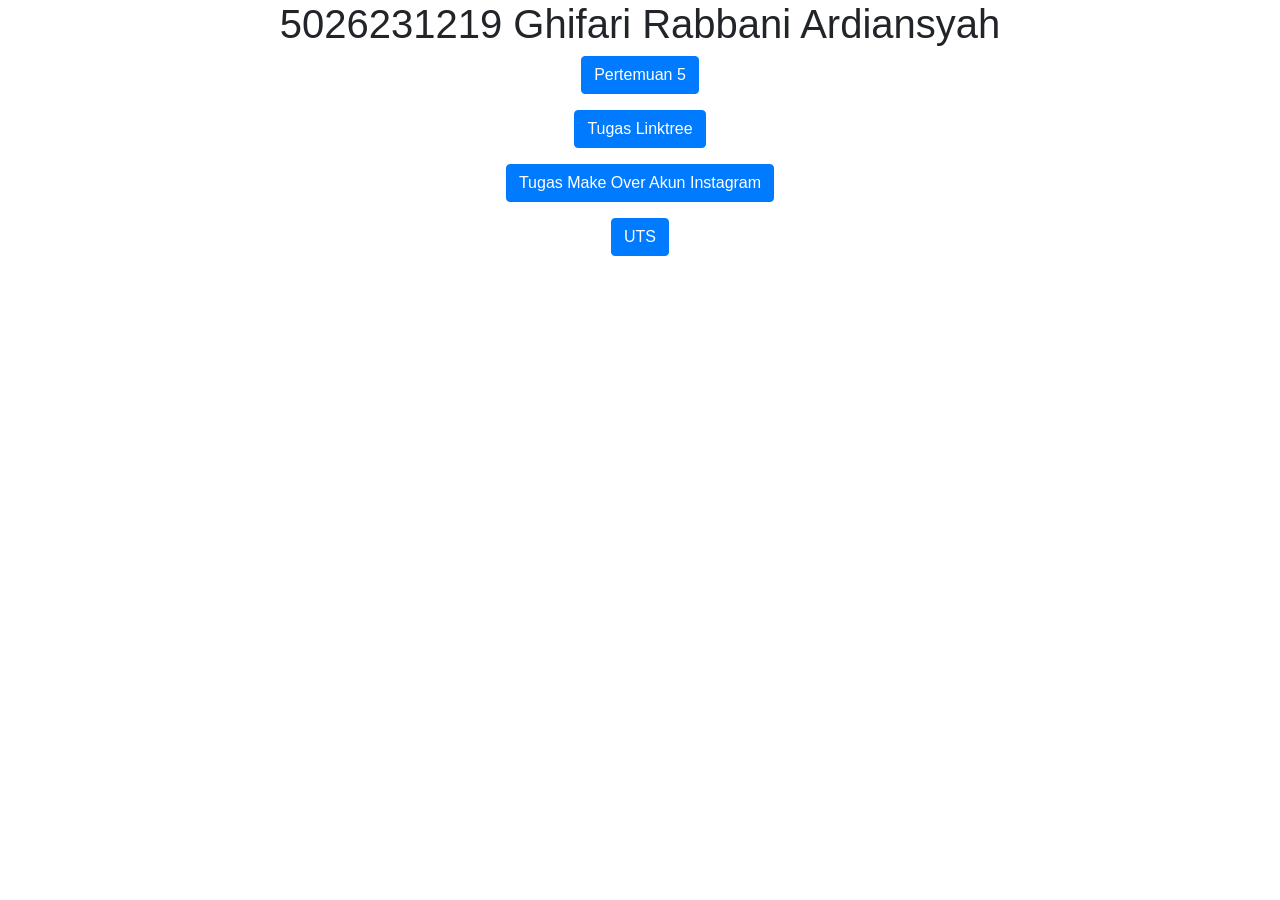
<file: index.html>
<!DOCTYPE html>
<html lang="en">
<head>
    <title>5026231219</title>
    <meta charset="utf-8">
    <meta name="viewport" content="width=device-width, initial-scale=1">
    <link rel="stylesheet" href="https://cdn.jsdelivr.net/npm/bootstrap@4.6.2/dist/css/bootstrap.min.css">
    <script src="https://cdn.jsdelivr.net/npm/jquery@3.7.1/dist/jquery.slim.min.js"></script>
    <script src="https://cdn.jsdelivr.net/npm/popper.js@1.16.1/dist/umd/popper.min.js"></script>
    <script src="https://cdn.jsdelivr.net/npm/bootstrap@4.6.2/dist/js/bootstrap.bundle.min.js"></script>
</head>

<body>

<div class="container">
<center>
    <h1>5026231219 Ghifari Rabbani Ardiansyah</h1>
    <p>
    <a href="pertemuan5.html" target="_blank" class="btn btn-primary">
        Pertemuan 5
    </a>
    </p>

    <p>
    <a href="linktree.html" target="_blank" class="btn btn-primary">
        Tugas Linktree
    </a>
    </p>

    <p>
    <a href="tugas_ets.html" target="_blank" class="btn btn-primary">
        Tugas Make Over Akun Instagram
    </a>
    </p>

    <p>
    <a href="" target="_blank" class="btn btn-primary">
        UTS
    </a>
    </p>
</center>
</div>

</body>
</html>
</file>
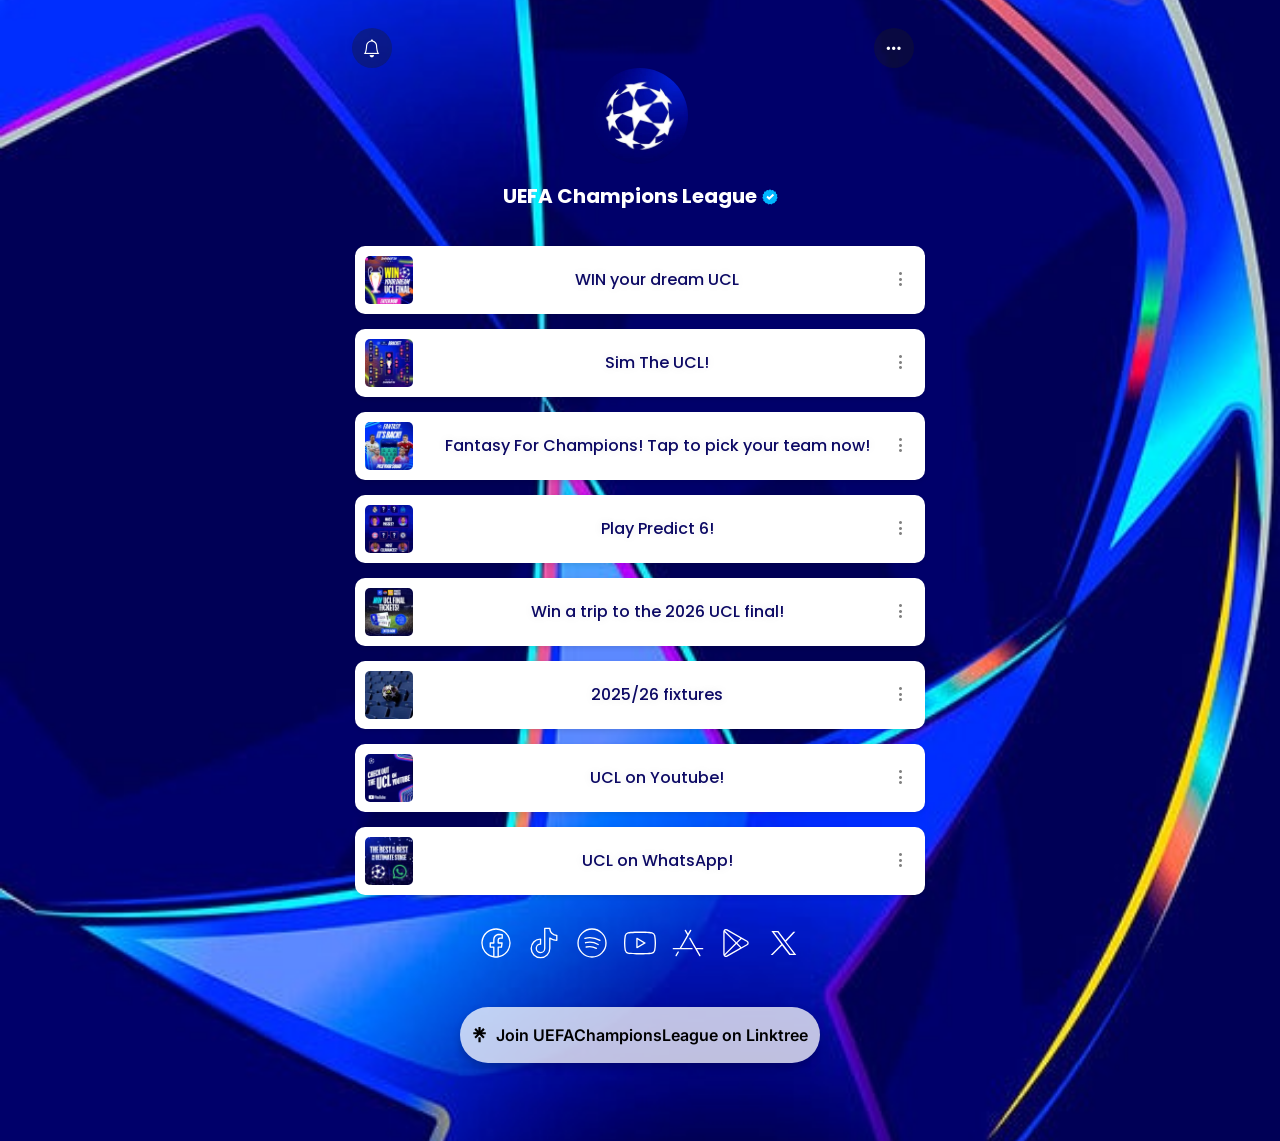
<file: linktree.html>
<!DOCTYPE html>
<html lang="id">
<head>
  <meta charset="UTF-8" />
  <meta name="viewport" content="width=device-width, initial-scale=1" />
  <title>UEFA Champions League</title>
  <link rel="icon" href="https://i.pinimg.com/originals/53/d6/95/53d6953e8bbf6b0804b91eb3d7811d9a.png" type="image/x-icon">
  <link
    href="https://cdn.jsdelivr.net/npm/bootstrap@5.3.0/dist/css/bootstrap.min.css"
    rel="stylesheet"
  />
  <link
    href="https://fonts.googleapis.com/css2?family=Poppins:wght@300;400;700&display=swap"
    rel="stylesheet"
  />
  <link href="https://fonts.googleapis.com/css2?family=Inter:wght@400;500;600;700&display=swap" rel="stylesheet">
  <link rel="stylesheet" href="https://cdn.jsdelivr.net/npm/bootstrap-icons@1.11.3/font/bootstrap-icons.min.css">
  <link rel="stylesheet" href="linktreeeStyle.css">
</head>
<body>
  <div class="container">
    <!-- top bar -->
    <div class="top-bar">
      <div>
        <button class="btn btn-custom" title=""><i class="bi bi-bell"></i></button>
       </div>
      <div style="margin-right: 14px;">
        <button class="btn btn-custom " title=""><i class="bi bi-three-dots"></i></button>
      </div>  
    </div>
  
   <!-- center image -->
      <div class="centerproperti">
        <div class="d-flex flex-column">
          <div> <img src="img/image header.webp" alt="p"class="imgheader"></div>
            <div class="d-flex align-items-start"> 
              <h1 class="text-white text-center fs-5 fw-bold">UEFA Champions League</h1>
              <div class="imgcek">
                <img src="img/ceklist.svg" alt="p">
              </div>
            </div>
        </div>
      </div>

      <!-- menu -->


      <div class="container custom-container text-center">

      <!-- 1 -->
      <a href="https://campaigns.uefa.com/dreamfinal?utm_campaign=ucl-dreamfinal&utm_content=feed&utm_medium=social&utm_source=instagram">
        <div class="menu">
          <img src="img/image 1.webp" class="img-menu" alt="icon">
          <span class="text-menu">WIN your dream UCL</span>
          <button class="btn bton-dot" title="Notifikasi"><i class="bi bi-three-dots-vertical"></i></button>
        </div>
      </a>
      
      <!-- 2 -->
      <a href="https://gaming.uefa.com/en/uclbracket/?utm_campaign=ucl-bracket&utm_medium=social&utm_source=instagram&utm_content=feed&utm_id=na&af_sub1=social&source_caller=bulk&pid=social-instagram&is_retargeting=false&af_sub4=na&shortlink=47u28ipf&af_sub2=instagram&deep_link_value=https%3A%2F%2Fgaming.uefa.com%2Fen%2Fuclbracket%2F%3Futm_campaign%3Ducl-bracket%26utm_medium%3Dsocial%26utm_source%3Dinstagram%26utm_content%3Dfeed%26utm_id%3Dna&af_sub3=feed&c=ucl-bracket">
        <div class="menu">
          <img src="img/image 2.webp" class="img-menu" alt="icon">
          <span class="text-menu ">Sim The UCL!</span>
          <button class="btn bton-dot" title="Notifikasi"><i class="bi bi-three-dots-vertical"></i></button>
        </div>
      </a>
      <!-- 3 -->
      <a href="https://www.youtube.com/watch?v=NH0sujJKFok">
        <div class="menu">
          <img src="img/image 3.webp" class="img-menu" alt="icon">
          <span class="text-menu">Fantasy For Champions! Tap to pick your team now!</span>
          <button class="btn bton-dot" title="Notifikasi"><i class="bi bi-three-dots-vertical"></i></button>
        </div>
      </a>
      <!-- 4 -->
      <a href="https://gaming.uefa.com/en/uclpredictor?utm_campaign=ucl-predictsix&utm_content=feed&utm_medium=social&utm_source=instagram">
        <div class="menu">
          <img src="img/image 4.webp" class="img-menu" alt="icon">
          <span class="text-menu">Play Predict 6!</span>
          <button class="btn bton-dot" title="Notifikasi"><i class="bi bi-three-dots-vertical"></i></button>
        </div>
      </a>
      <!-- 5 -->
      <a href="https://www.uefa.com/uefachampionsleague/campaign/pepsilays-theperfectmatch/?utm_campaign=ucl-theperfectmatch&utm_medium=social&utm_source=instagram&utm_content=feed">
        <div class="menu">
          <img src="img/image 5.webp" class="img-menu" alt="icon">
          <span class="text-menu">Win a trip to the 2026 UCL final!</span>
          <button class="btn bton-dot" title="Notifikasi"><i class="bi bi-three-dots-vertical"></i></button>
        </div>
      </a>
      <!-- 6 -->
      <a href="https://www.uefa.com/uefachampionsleague/fixtures-results/">
        <div class="menu">
          <img src="img/image 6.webp" class="img-menu" alt="icon">
          <span class="text-menu">2025/26 fixtures</span>
          <button class="btn bton-dot" title="Notifikasi"><i class="bi bi-three-dots-vertical"></i></button>
        </div>
      </a>
      <!-- 7 -->
      <a href="https://www.youtube.com/uefa">
        <div class="menu">
          <img src="img/image 7.webp" class="img-menu" alt="icon">
          <span class="text-menu">UCL on Youtube!</span>
          <button class="btn bton-dot" title="Notifikasi"><i class="bi bi-three-dots-vertical"></i></button>
        </div>
      </a>
      <!-- 8 -->
      <a href="https://www.whatsapp.com/channel/0029VaVxXGDGehEKmnWrE50z">
        <div class="menu">
          <img src="img/image 8.webp" class="img-menu" alt="icon">
          <span class="text-menu">UCL on WhatsApp!</span>
          <button class="btn bton-dot" title="Notifikasi"><i class="bi bi-three-dots-vertical"></i></button>
        </div>
      </a>
     
    </div>
      <!-- footer -->
      <div class="d-flex justify-content-center mt-4 pt-2 justify-space-between gap-3  ">

        <!-- fb -->
        <div class="footer">
          <a href="https://www.facebook.com/ChampionsLeague">
              <svg   width="32" height="32" fill="white" class="bi bi-facebook" viewBox="0 0 24 24" role="img" aria-labelledby="facebook" >
                <title id="facebook">Facebook</title>
                <path d="M23,12A11,11,0,1,0,10.279,22.865h0a11.08,11.08,0,0,0,3.436,0h0A10.952,10.952,0,0,0,23,12ZM10.859,21.935v-6.9a.5.5,0,0,0-.5-.5H8.193V12.5h2.166a.5.5,0,0,0,.5-.5V9.686c0-2.278,1.264-3.585,3.459-3.585a15.392,15.392,0,0,1,1.858.137V7.89h-.824l-.019,0a2,2,0,0,0-2.181,1.735,1.8,1.8,0,0,0-.011.4V12a.5.5,0,0,0,.5.5H15.97l-.312,2.035H13.641a.5.5,0,0,0-.5.5v6.9A10.124,10.124,0,0,1,10.859,21.935Zm3.282-.166V15.535h1.946a.5.5,0,0,0,.5-.425l.465-3.035a.5.5,0,0,0-.494-.575H14.141V10.016a1.267,1.267,0,0,1,.308-.821,1.218,1.218,0,0,1,.9-.3h1.324a.5.5,0,0,0,.5-.5V5.806a.5.5,0,0,0-.42-.494A16.661,16.661,0,0,0,14.325,5.1c-2.754,0-4.466,1.757-4.466,4.585V11.5H7.693a.5.5,0,0,0-.5.5v3.035a.5.5,0,0,0,.5.5H9.859v6.234a10,10,0,1,1,4.282,0Z"/>
              </svg>
          </a>
        </div>

        <!-- tiktok -->
        <div class="footer">
          <a href="https://www.tiktok.com/@championsleague">
            <svg xmlns="http://www.w3.org/2000/svg" width="32" height="32" fill="white" class="bi bi-tiktok" viewBox="0 0 24 24" role="img" aria-labelledby="tiktok">
              <title id="tiktok">tiktok</title>
              <path d="M9.37,23.5a7.468,7.468,0,0,1,0-14.936.537.537,0,0,1,.538.5v3.8a.542.542,0,0,1-.5.5,2.671,2.671,0,1,0,2.645,2.669.432.432,0,0,1,0-.05V1a.5.5,0,0,1,.5-.5h3.787a.5.5,0,0,1,.5.5A4.759,4.759,0,0,0,21.59,5.76a.5.5,0,0,1,.5.5L22.1,10a.533.533,0,0,1-.519.515,9.427,9.427,0,0,1-4.741-1.268v6.789A7.476,7.476,0,0,1,9.37,23.5ZM8.908,9.585a6.466,6.466,0,1,0,6.93,6.447V8.326a.5.5,0,0,1,.791-.407A8.441,8.441,0,0,0,21.1,9.5l-.006-2.76A5.761,5.761,0,0,1,15.859,1.5H13.051V16.032a.458.458,0,0,1,0,.053,3.672,3.672,0,1,1-4.14-3.695Z"/>
            </svg>
          </a>
        </div>
        
        <!-- spotify -->
        <div>
          <a href="https://open.spotify.com/show/1BrJcffOuBomXVTcXy3M2v">
            <svg xmlns="http://www.w3.org/2000/svg" width="32" height="32" fill="white" class="bi bi-spotify" viewBox="0 0 24 24" role="img" aria-labelledby="spotify">
              <title id="spotify">spotify</title>
              <path d="M18,10.561a.494.494,0,0,1-.245-.065,15.2,15.2,0,0,0-10.95-1.55.5.5,0,0,1-.232-.973A16.2,16.2,0,0,1,18.25,9.626a.5.5,0,0,1-.247.935Z"></path>
              <path d="M16.646,13.632a.5.5,0,0,1-.249-.066,12.459,12.459,0,0,0-9.121-1.292.5.5,0,1,1-.237-.971A13.458,13.458,0,0,1,16.9,12.7a.5.5,0,0,1-.25.933Z"></path>
              <path d="M15.312,16.583a.5.5,0,0,1-.251-.068,9.777,9.777,0,0,0-7.295-1.033.5.5,0,0,1-.245-.97,10.768,10.768,0,0,1,8.043,1.139.5.5,0,0,1-.252.932Z"></path>
              <path d="M12,23A11,11,0,1,1,23,12,11.013,11.013,0,0,1,12,23ZM12,2A10,10,0,1,0,22,12,10.011,10.011,0,0,0,12,2Z"></path>
            </svg>
          </a>
        </div>

        <!-- youtube -->
         
        <div>
          <a href="https://www.youtube.com/channel/UCyGa1YEx9ST66rYrJTGIKOw">
            <svg xmlns="http://www.w3.org/2000/svg" width="32" height="32" fill="white" class="bi bi-youtube" viewBox="0 0 24 24" role="img" aria-labelledby="youtube">
              <title id="youtube">youtube</title>
              <path d="M12,20.55c-.3,0-7.279-.006-9.115-.5A3.375,3.375,0,0,1,.5,17.665,29.809,29.809,0,0,1,0,12,29.824,29.824,0,0,1,.5,6.334,3.375,3.375,0,0,1,2.885,3.948c1.836-.492,8.819-.5,9.115-.5s7.279.006,9.115.5A3.384,3.384,0,0,1,23.5,6.334,29.97,29.97,0,0,1,24,12a29.97,29.97,0,0,1-.5,5.666,3.384,3.384,0,0,1-2.388,2.386C19.279,20.544,12.3,20.55,12,20.55Zm0-16.1c-.072,0-7.146.006-8.857.464A2.377,2.377,0,0,0,1.464,6.593,29.566,29.566,0,0,0,1,12a29.566,29.566,0,0,0,.464,5.407,2.377,2.377,0,0,0,1.679,1.679c1.711.458,8.785.464,8.857.464s7.146-.006,8.857-.464a2.377,2.377,0,0,0,1.679-1.679A29.66,29.66,0,0,0,23,12a29.66,29.66,0,0,0-.464-5.407h0a2.377,2.377,0,0,0-1.679-1.679C19.146,4.456,12.071,4.45,12,4.45ZM9.7,15.95a.5.5,0,0,1-.5-.5V8.55a.5.5,0,0,1,.75-.433l5.975,3.45a.5.5,0,0,1,0,.866L9.95,15.883A.5.5,0,0,1,9.7,15.95Zm.5-6.534v5.168L14.675,12Z"/>
            </svg>
          </a>
        </div>

        <!-- apple app -->

        <div>
          <a href="https://apps.apple.com/us/app/champions-league-official/id1024506667">
            <svg xmlns="http://www.w3.org/2000/svg" width="32" height="32" fill="white" class="bi bi-appleappstore" viewBox="0 0 24 24" role="img" aria-labelledby="apple">
              <title id="apple">apple app store</title>
              <path d="M23,15.749H18.187L13.875,8.236a.5.5,0,1,0-.867.5l7.47,13.015a.5.5,0,1,0,.867-.5l-2.584-4.5H23a.5.5,0,1,0,0-1Z"></path>   
              <path d="M15.015,15.749H6.966l7.461-13a.5.5,0,1,0-.867-.5L12,4.968,10.44,2.251a.5.5,0,1,0-.867.5l1.85,3.224-5.61,9.776H1a.5.5,0,0,0,0,1H15.015a.5.5,0,0,0,0-1Z"></path>
              <path d="M4.917,18.315a.5.5,0,0,0-.683.185L2.655,21.251a.5.5,0,1,0,.867.5L5.1,19A.5.5,0,0,0,4.917,18.315Z"></path>
            </a>
        </div>

        <!-- play store -->

        <div>
          <a href="https://play.google.com/store/apps/details?id=com.uefa.ucl">
            <svg xmlns="http://www.w3.org/2000/svg" width="32" height="32" fill="white" class="bi bi-playstore" viewBox="0 0 24 24" role="img" aria-labelledby="playstore">
              <title id="playstore">playstore</title>
              <path d="M20.517,10.231,5.46,1.761A2.021,2.021,0,0,0,2.45,3.522V20.484a2.01,2.01,0,0,0,3,1.755l15.066-8.475a2.027,2.027,0,0,0,0-3.533ZM3.954,2.642A1.007,1.007,0,0,1,4.97,2.633L15.26,8.421,12.3,11.381,3.735,2.815A1.032,1.032,0,0,1,3.954,2.642Zm-.5,17.59V3.943l8.144,8.145Zm1.51,1.136a1.006,1.006,0,0,1-1.008-.009.86.86,0,0,1-.122-.094L12.3,12.8l2.844,2.844Zm15.067-8.475L16.05,15.13l-3.042-3.042L16.165,8.93,20.027,11.1a1.027,1.027,0,0,1,0,1.79Z"></path>            </svg>
          </a>
        </div>

        <!-- X -->

        <div>
          <a href="https://x.com/championsleague">
            <svg xmlns="http://www.w3.org/2000/svg" width="32" height="32" fill="white" class="bi bi-x" viewBox="0 0 24 24" role="img" aria-labelledby="x">
              <title id="x">X</title>
              <path d="m2.538 3 7.425 9.928L2 21h1.5l7.033-7.067L16 21h5.232l-7.662-9.995 6.955-7.514h-1.5L13 10 7.77 3H2.538Zm1.994 1h2.645l12.087 16h-2.525L4.532 4Z"></path>          </a>
        </div>

        </div>

        <!-- footer linktree -->

        <div class="d-flex justify-content-center mt-5 mb-5">
          <a href="https://linktr.ee/uefachampionsleague" class="btn linktree-btn d-flex align-items-center justify-content-center gap-2  pt-3 pb-3">
            <span>
              <svg xmlns="http://www.w3.org/2000/svg" viewBox="0 0 24 25" height="16px" style="display: block; width: auto;">
                <title>Linktree Logo</title><desc>Linktree Logo Symbol</desc>
                <path d="M13.5108 5.85343L17.5158 1.73642L19.8404 4.11701L15.6393 8.12199H21.5488V11.4268H15.6113L19.8404 15.5345L17.5158 17.8684L11.7744 12.099L6.03299 17.8684L3.70842 15.5438L7.93745 11.4361H2V8.12199H7.90944L3.70842 4.11701L6.03299 1.73642L10.038 5.85343V0H13.5108V5.85343ZM10.038 16.16H13.5108V24.0019H10.038V16.16Z" fill="#000000"></path>
              </svg>
            </span>
            <span class="text-md fw-semibold">Join UEFAChampionsLeague on Linktree</span>
          </a>
        </div>
        
<!-- batas cont -->
</div>      
</body>
</html>
</file>
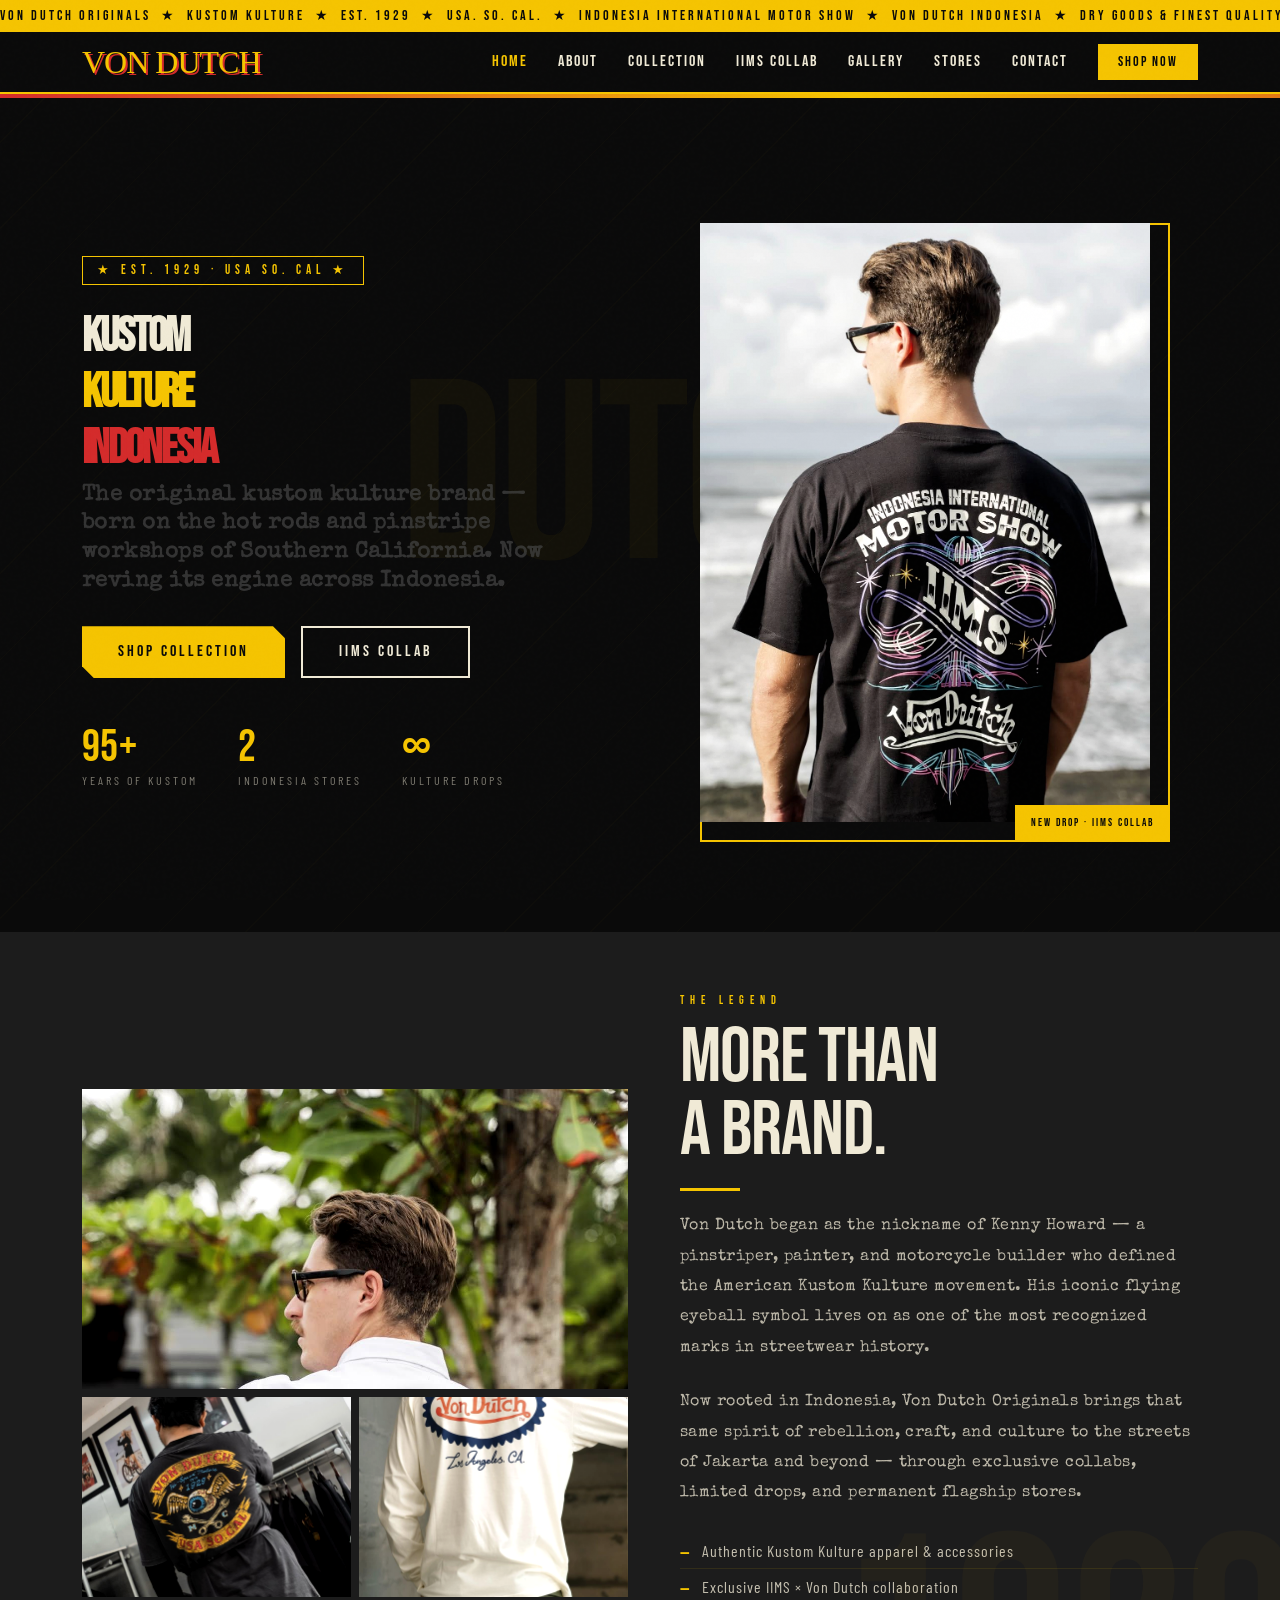
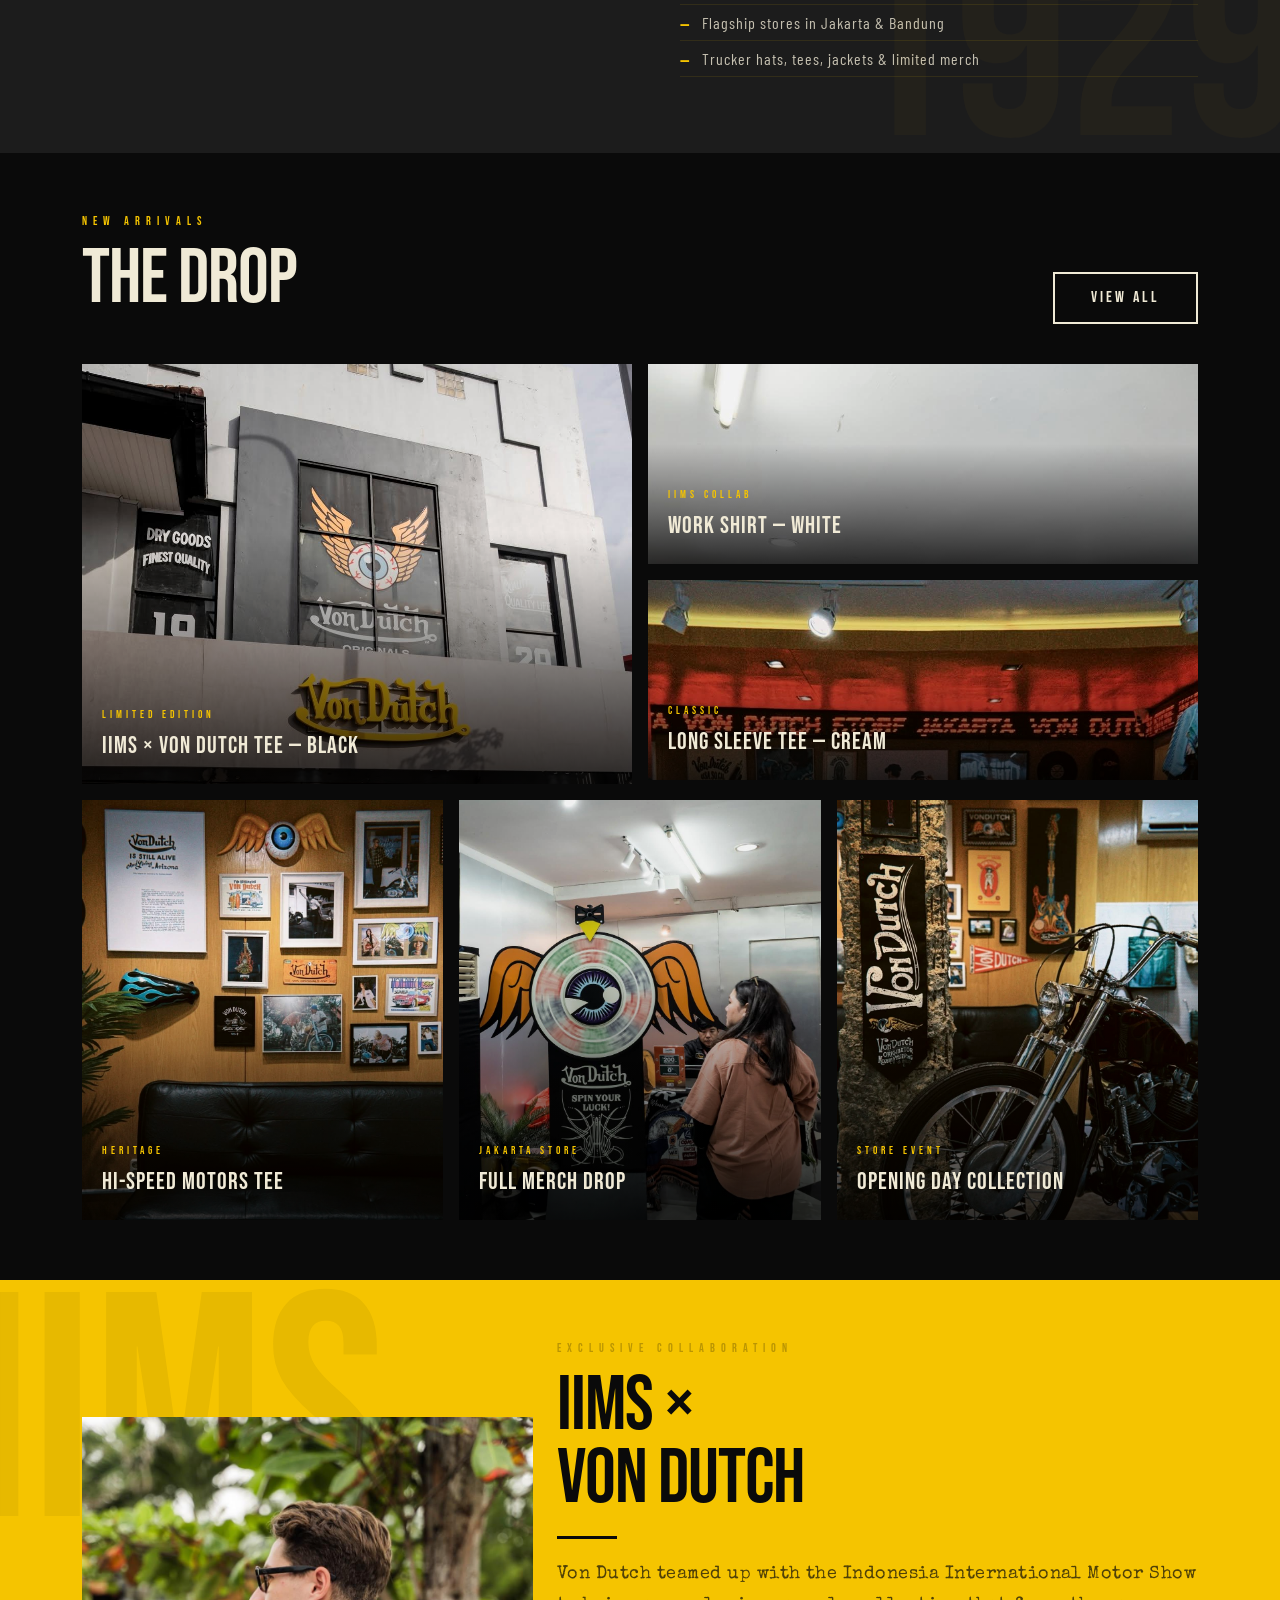
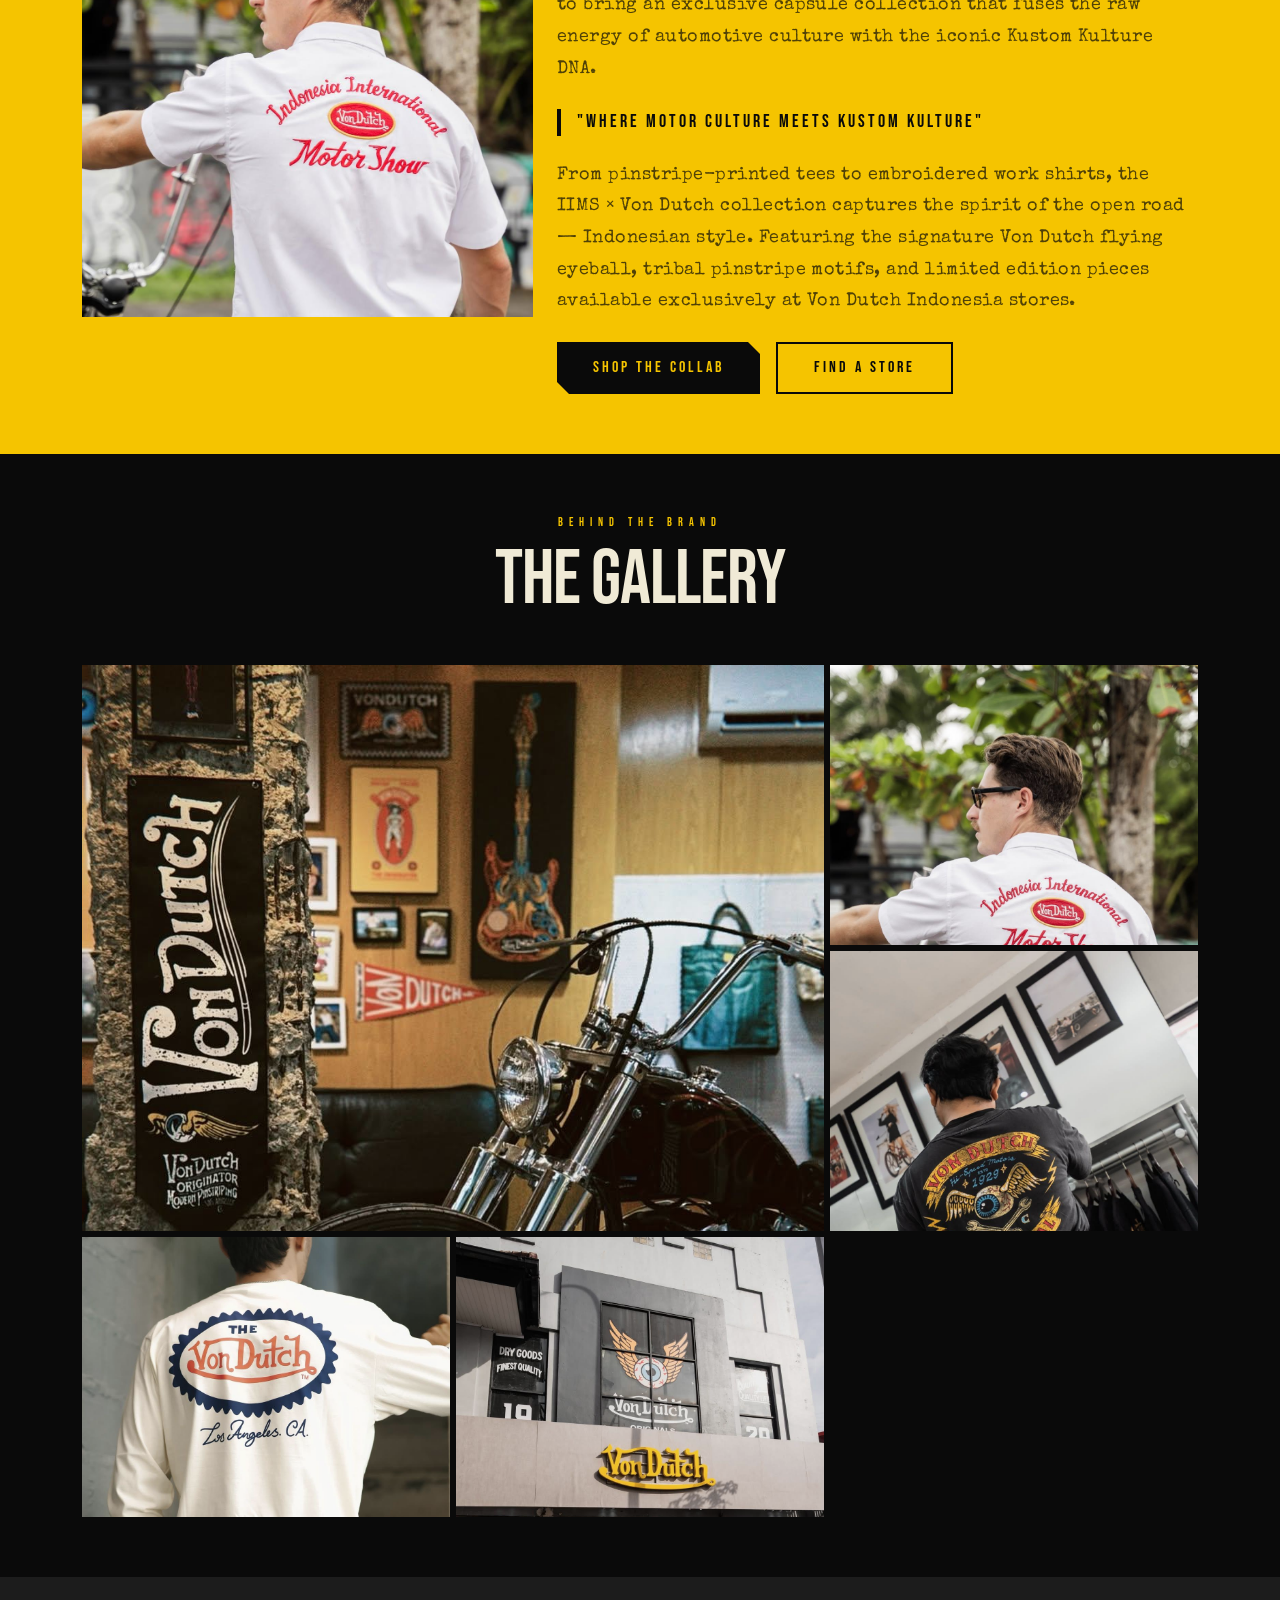
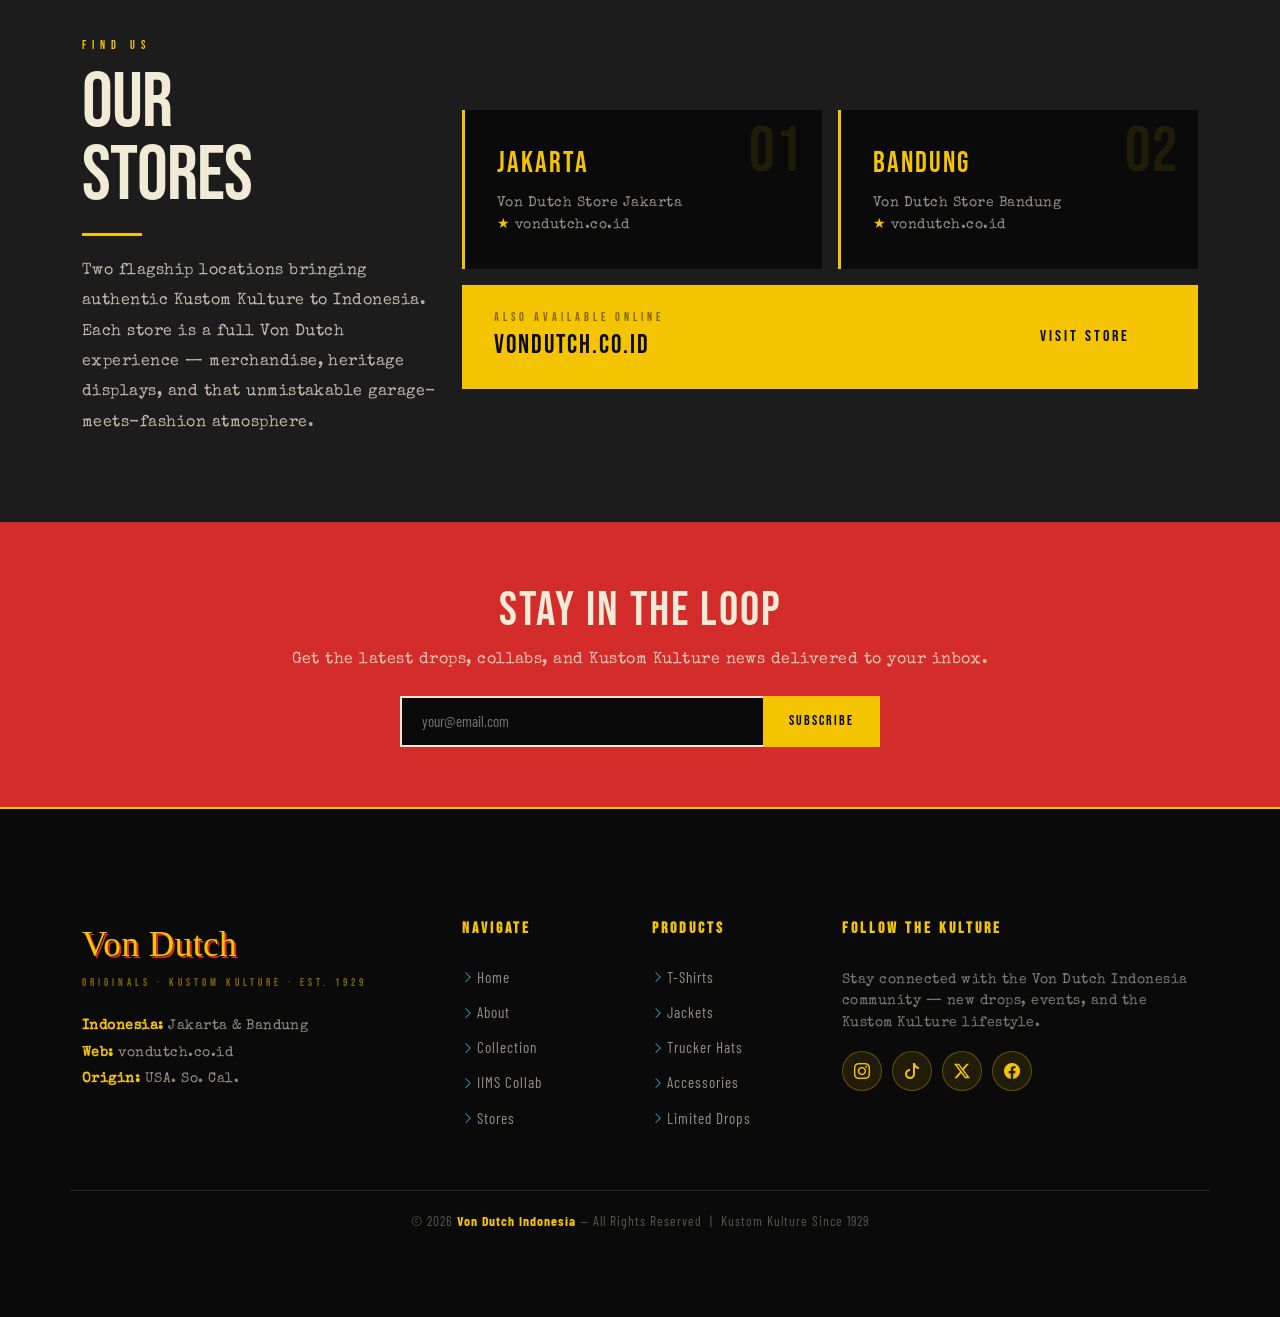
<file: tugas_ets.html>
<!DOCTYPE html>
<html lang="en">

<head>
  <meta charset="utf-8">
  <meta content="width=device-width, initial-scale=1.0" name="viewport">
  <title>Von Dutch Indonesia — Kustom Kulture Since 1929</title>
  <meta name="description" content="Von Dutch Originals Indonesia — Authentic American Kustom Kulture apparel and accessories.">
  <meta name="keywords" content="Von Dutch, Indonesia, Kustom Kulture, IIMS, streetwear, apparel">

  <!-- Favicons -->
  <link href="assets/img/favicon.png" rel="icon">
  <link href="assets/img/apple-touch-icon.png" rel="apple-touch-icon">

  <!-- Fonts -->
  <link href="https://fonts.googleapis.com" rel="preconnect">
  <link href="https://fonts.gstatic.com" rel="preconnect" crossorigin>
  <link href="https://fonts.googleapis.com/css2?family=Bebas+Neue&family=Permanent+Marker&family=Barlow+Condensed:ital,wght@0,300;0,400;0,600;0,700;0,900;1,700&family=Special+Elite&display=swap" rel="stylesheet">

  <!-- Vendor CSS Files -->
  <link href="assets/vendor/bootstrap/css/bootstrap.min.css" rel="stylesheet">
  <link href="assets/vendor/bootstrap-icons/bootstrap-icons.css" rel="stylesheet">
  <link href="assets/vendor/aos/aos.css" rel="stylesheet">
  <link href="assets/vendor/glightbox/css/glightbox.min.css" rel="stylesheet">
  <link href="assets/vendor/swiper/swiper-bundle.min.css" rel="stylesheet">

  <!-- Main CSS File -->
  <link href="assets/css/main.css" rel="stylesheet">
</head>

<body class="index-page">

  <!-- Ticker -->
  <div class="vd-ticker">
    <span class="vd-ticker-inner">
      VON DUTCH ORIGINALS &nbsp;★&nbsp; KUSTOM KULTURE &nbsp;★&nbsp; EST. 1929 &nbsp;★&nbsp; USA. SO. CAL. &nbsp;★&nbsp; INDONESIA INTERNATIONAL MOTOR SHOW &nbsp;★&nbsp; VON DUTCH INDONESIA &nbsp;★&nbsp; DRY GOODS & FINEST QUALITY &nbsp;★&nbsp; VONDUTCH.CO.ID &nbsp;★&nbsp; VON DUTCH ORIGINALS &nbsp;★&nbsp; KUSTOM KULTURE &nbsp;★&nbsp; EST. 1929 &nbsp;★&nbsp;
    </span>
  </div>

  <header id="header" class="header d-flex align-items-center fixed-top" style="top:32px;">
    <div class="container-fluid container-xl position-relative d-flex align-items-center">

      <a href="index.html" class="logo d-flex align-items-center me-auto">
        <h1 class="sitename">Von Dutch</h1>
      </a>

      <nav id="navmenu" class="navmenu">
        <ul>
          <li><a href="#hero" class="active">Home</a></li>
          <li><a href="#about">About</a></li>
          <li><a href="#collection">Collection</a></li>
          <li><a href="#iims">IIMS Collab</a></li>
          <li><a href="#gallery">Gallery</a></li>
          <li><a href="#stores">Stores</a></li>
          <li><a href="#contact">Contact</a></li>
        </ul>
        <i class="mobile-nav-toggle d-xl-none bi bi-list"></i>
      </nav>

      <a class="btn-getstarted" href="#collection">Shop Now</a>

    </div>
  </header>

  <!-- Pinstripe below header -->
  <div class="pinstripe" style="position:fixed;top:calc(32px + 70px);left:0;right:0;z-index:999;"></div>

  <main class="main">

    <!-- ===== HERO ===== -->
    <section id="hero" class="hero section">
      <div class="hero-bg-text">DUTCH</div>
      <div class="hero-stripes"></div>

      <div class="container" style="padding-top:60px;">
        <div class="row gy-5 align-items-center">
          <div class="col-lg-6 hero-content" data-aos="fade-right">
            <span class="hero-tag">★ Est. 1929 · USA So. Cal ★</span>
            <h1 class="hero-title">
              Kustom
              <span>Kulture</span>
              <em>Indonesia</em>
            </h1>
            <p class="hero-sub">
              The original kustom kulture brand — born on the hot rods and pinstripe workshops of Southern California. Now reving its engine across Indonesia.
            </p>
            <div class="hero-cta">
              <a href="#collection" class="btn-vd-primary">Shop Collection</a>
              <a href="#iims" class="btn-vd-outline">IIMS Collab</a>
            </div>
            <div class="hero-stats">
              <div class="stat-item">
                <div class="stat-num">95+</div>
                <div class="stat-label">Years of Kustom</div>
              </div>
              <div class="stat-item">
                <div class="stat-num">2</div>
                <div class="stat-label">Indonesia Stores</div>
              </div>
              <div class="stat-item">
                <div class="stat-num">∞</div>
                <div class="stat-label">Kulture Drops</div>
              </div>
            </div>
          </div>

          <div class="col-lg-6 hero-img-col" data-aos="fade-left" data-aos-delay="200">
            <div class="hero-img-frame">
              <img src="assets/img/blog/art1.jpeg"
                   onerror="this.src='assets/img/hero-img.png'" alt="Von Dutch IIMS White Shirt">
              <div class="hero-badge">New Drop · IIMS Collab</div>
            </div>
          </div>
        </div>
      </div>
    </section>

    <!-- ===== ABOUT ===== -->
    <section id="about" class="about section">
      <div class="container">
        <div class="row gy-5 align-items-center">
          <div class="col-lg-6" data-aos="fade-right">
            <div class="about-img-grid">
              <img class="img-main"
                src="assets/img/blog/art2.jpeg">
              <img class="img-small"
                src="assets/img/blog/art3.jpeg">
              <img class="img-small"
                src="assets/img/blog/art4.jpeg"
                alt="Von Dutch Store Wall">
            </div>
          </div>

          <div class="col-lg-6 about-content" data-aos="fade-left" data-aos-delay="150">
            <span class="vd-section-label">The Legend</span>
            <h2 class="vd-section-title">More Than<br>A Brand.</h2>
            <div class="vd-divider"></div>
            <p class="about-text">
              Von Dutch began as the nickname of Kenny Howard — a pinstriper, painter, and motorcycle builder who defined the American Kustom Kulture movement. His iconic flying eyeball symbol lives on as one of the most recognized marks in streetwear history.
            </p>
            <p class="about-text">
              Now rooted in Indonesia, Von Dutch Originals brings that same spirit of rebellion, craft, and culture to the streets of Jakarta and beyond — through exclusive collabs, limited drops, and permanent flagship stores.
            </p>
            <ul class="vd-checklist mt-4">
              <li>Authentic Kustom Kulture apparel & accessories</li>
              <li>Exclusive IIMS × Von Dutch collaboration</li>
              <li>Flagship stores in Jakarta & Bandung</li>
              <li>Trucker hats, tees, jackets & limited merch</li>
            </ul>
          </div>
        </div>
      </div>
    </section>

    <!-- ===== COLLECTION ===== -->
    <section id="collection" class="section">
      <div class="container">
        <div class="collection-header" data-aos="fade-up">
          <div>
            <span class="vd-section-label">New Arrivals</span>
            <h2 class="vd-section-title">The Drop</h2>
          </div>
          <a href="https://www.vondutch.co.id" class="btn-vd-outline" target="_blank">View All</a>
        </div>

        <div class="row g-3">
          <div class="col-lg-6" data-aos="fade-up" data-aos-delay="100">
            <div class="product-card">
              <img src="assets/img/blog/store1.jpeg"
                   onerror="this.src='assets/img/portfolio/portfolio-1.webp'"
                   alt="IIMS Tee Black">
              <div class="product-card-info">
                <div class="product-card-tag">Limited Edition</div>
                <div class="product-card-title">IIMS × Von Dutch Tee — Black</div>
              </div>
            </div>
          </div>
          <div class="col-lg-6" data-aos="fade-up" data-aos-delay="200">
            <div class="row g-3">
              <div class="col-12">
                <div class="product-card">
                  <img src="assets/img/blog/store2.jpeg"
                       alt="IIMS Shirt White" style="height:200px;">
                  <div class="product-card-info">
                    <div class="product-card-tag">IIMS Collab</div>
                    <div class="product-card-title">Work Shirt — White</div>
                  </div>
                </div>
              </div>
              <div class="col-12">
                <div class="product-card">
                  <img src="assets/img/blog/store3.jpeg"
                       alt="Von Dutch Long Sleeve" style="height:200px;">
                  <div class="product-card-info">
                    <div class="product-card-tag">Classic</div>
                    <div class="product-card-title">Long Sleeve Tee — Cream</div>
                  </div>
                </div>
              </div>
            </div>
          </div>

          <div class="col-lg-4" data-aos="fade-up" data-aos-delay="100">
            <div class="product-card">
              <img src="assets/img/blog/store4.jpeg"
                   alt="Hi-Speed Motors Tee">
              <div class="product-card-info">
                <div class="product-card-tag">Heritage</div>
                <div class="product-card-title">Hi-Speed Motors Tee</div>
              </div>
            </div>
          </div>
          <div class="col-lg-4" data-aos="fade-up" data-aos-delay="200">
            <div class="product-card">
              <img src="assets/img/blog/store5.jpeg"
                   alt="Jakarta Store Merch">
              <div class="product-card-info">
                <div class="product-card-tag">Jakarta Store</div>
                <div class="product-card-title">Full Merch Drop</div>
              </div>
            </div>
          </div>
          <div class="col-lg-4" data-aos="fade-up" data-aos-delay="300">
            <div class="product-card">
              <img src="assets/img/blog/motor.jpeg"
                   alt="Store Event">
              <div class="product-card-info">
                <div class="product-card-tag">Store Event</div>
                <div class="product-card-title">Opening Day Collection</div>
              </div>
            </div>
          </div>
        </div>
      </div>
    </section>

    <!-- ===== IIMS COLLAB ===== -->
    <section id="iims" class="section">
      <div class="container">
        <div class="row gy-5 align-items-center">
          <div class="col-lg-5" data-aos="fade-right">
            <div class="iims-img-wrap">
              <img src="assets/img/blog/art2.jpeg"
                   
                   alt="IIMS Von Dutch Spin Wheel">
            </div>
          </div>
          <div class="col-lg-7" data-aos="fade-left" data-aos-delay="150">
            <span class="vd-section-label" style="color:rgba(10,10,10,0.5);">Exclusive Collaboration</span>
            <h2 class="vd-section-title">IIMS ×<br>Von Dutch</h2>
            <div class="vd-divider" style="background:var(--vd-black);"></div>
            <p class="iims-text">
              Von Dutch teamed up with the Indonesia International Motor Show to bring an exclusive capsule collection that fuses the raw energy of automotive culture with the iconic Kustom Kulture DNA.
            </p>
            <div class="iims-highlight">
              "Where Motor Culture Meets Kustom Kulture"
            </div>
            <p class="iims-text">
              From pinstripe-printed tees to embroidered work shirts, the IIMS × Von Dutch collection captures the spirit of the open road — Indonesian style. Featuring the signature Von Dutch flying eyeball, tribal pinstripe motifs, and limited edition pieces available exclusively at Von Dutch Indonesia stores.
            </p>
            <div class="mt-4 d-flex gap-3 flex-wrap">
              <a href="#collection" class="btn-vd-primary" style="background:var(--vd-black);color:var(--vd-yellow);">Shop the Collab</a>
              <a href="#stores" class="btn-vd-outline" style="border-color:var(--vd-black);color:var(--vd-black);">Find a Store</a>
            </div>
          </div>
        </div>
      </div>
    </section>

    <!-- ===== GALLERY ===== -->
    <section id="gallery" class="section">
      <div class="container">
        <div class="text-center mb-5" data-aos="fade-up">
          <span class="vd-section-label">Behind The Brand</span>
          <h2 class="vd-section-title">The Gallery</h2>
        </div>
        <div class="gallery-grid" data-aos="fade-up" data-aos-delay="100">
          <div class="gallery-item">
            <img src="assets/img/blog/motor.jpeg">
                
          </div>
          <div class="gallery-item">
            <img src="assets/img/blog/art2.jpeg">
                
          </div>
          <div class="gallery-item">
            <img src="assets/img/blog/art3.jpeg">
                
          </div>
          <div class="gallery-item">
            <img src="assets/img/blog/art4.jpeg">
                
          </div>
          <div class="gallery-item">
            <img src="assets/img/blog/store1.jpeg">
               
          </div>
        </div>
      </div>
    </section>

    <!-- ===== STORES ===== -->
    <section id="stores" class="section">
      <div class="container">
        <div class="row gy-4 align-items-center">
          <div class="col-lg-4" data-aos="fade-right">
            <span class="vd-section-label">Find Us</span>
            <h2 class="vd-section-title">Our<br>Stores</h2>
            <div class="vd-divider"></div>
            <p class="about-text">
              Two flagship locations bringing authentic Kustom Kulture to Indonesia. Each store is a full Von Dutch experience — merchandise, heritage displays, and that unmistakable garage-meets-fashion atmosphere.
            </p>
          </div>
          <div class="col-lg-8" data-aos="fade-left" data-aos-delay="150">
            <div class="row g-3">
              <div class="col-md-6">
                <div class="store-card">
                  <div class="store-num">01</div>
                  <div class="store-city">Jakarta</div>
                  <div class="store-address">
                    Von Dutch Store Jakarta<br>
                    <span style="color:var(--vd-yellow);">★</span> vondutch.co.id
                  </div>
                </div>
              </div>
              <div class="col-md-6">
                <div class="store-card">
                  <div class="store-num">02</div>
                  <div class="store-city">Bandung</div>
                  <div class="store-address">
                    Von Dutch Store Bandung<br>
                    <span style="color:var(--vd-yellow);">★</span> vondutch.co.id
                  </div>
                </div>
              </div>
              <div class="col-12">
                <div style="background:var(--vd-yellow);padding:24px 32px;display:flex;justify-content:space-between;align-items:center;flex-wrap:wrap;gap:16px;">
                  <div>
                    <div style="font-family:var(--font-display);font-size:0.75rem;letter-spacing:4px;color:var(--vd-black);opacity:0.5;text-transform:uppercase;">Also Available Online</div>
                    <div style="font-family:var(--font-display);font-size:1.6rem;letter-spacing:2px;color:var(--vd-black);text-transform:uppercase;">vondutch.co.id</div>
                  </div>
                  <a href="https://www.vondutch.co.id" target="_blank" class="btn-vd-primary" style="margin:0;">Visit Store</a>
                </div>
              </div>
            </div>
          </div>
        </div>
      </div>
    </section>

    <!-- ===== NEWSLETTER ===== -->
    <div class="vd-newsletter" id="contact">
      <div class="container text-center" data-aos="fade-up">
        <h3>Stay In The Loop</h3>
        <p class="mb-4">Get the latest drops, collabs, and Kustom Kulture news delivered to your inbox.</p>
        <div class="newsletter-input-wrap mx-auto">
          <input type="email" placeholder="your@email.com">
          <button type="button">Subscribe</button>
        </div>
      </div>
    </div>

  </main>

  <!-- Footer -->
  <footer id="footer" class="footer">
    <div class="container footer-top">
      <div class="row gy-4">
        <div class="col-lg-4 col-md-6 footer-about">
          <div class="footer-logo-text mb-1">Von Dutch</div>
          <div class="footer-tagline mb-3">Originals · Kustom Kulture · Est. 1929</div>
          <div class="footer-contact pt-2">
            <p><strong>Indonesia:</strong> <span>Jakarta & Bandung</span></p>
            <p><strong>Web:</strong> <span>vondutch.co.id</span></p>
            <p><strong>Origin:</strong> <span>USA. So. Cal.</span></p>
          </div>
        </div>

        <div class="col-lg-2 col-md-3 footer-links">
          <h4>Navigate</h4>
          <ul>
            <li><i class="bi bi-chevron-right"></i> <a href="#hero">Home</a></li>
            <li><i class="bi bi-chevron-right"></i> <a href="#about">About</a></li>
            <li><i class="bi bi-chevron-right"></i> <a href="#collection">Collection</a></li>
            <li><i class="bi bi-chevron-right"></i> <a href="#iims">IIMS Collab</a></li>
            <li><i class="bi bi-chevron-right"></i> <a href="#stores">Stores</a></li>
          </ul>
        </div>

        <div class="col-lg-2 col-md-3 footer-links">
          <h4>Products</h4>
          <ul>
            <li><i class="bi bi-chevron-right"></i> <a href="#">T-Shirts</a></li>
            <li><i class="bi bi-chevron-right"></i> <a href="#">Jackets</a></li>
            <li><i class="bi bi-chevron-right"></i> <a href="#">Trucker Hats</a></li>
            <li><i class="bi bi-chevron-right"></i> <a href="#">Accessories</a></li>
            <li><i class="bi bi-chevron-right"></i> <a href="#">Limited Drops</a></li>
          </ul>
        </div>

        <div class="col-lg-4 col-md-12">
          <h4>Follow the Kulture</h4>
          <p style="font-family:var(--font-type);color:rgba(240,234,214,0.5);font-size:0.9rem;">Stay connected with the Von Dutch Indonesia community — new drops, events, and the Kustom Kulture lifestyle.</p>
          <div class="social-links d-flex mt-3">
            <a href=""><i class="bi bi-instagram"></i></a>
            <a href=""><i class="bi bi-tiktok"></i></a>
            <a href=""><i class="bi bi-twitter-x"></i></a>
            <a href=""><i class="bi bi-facebook"></i></a>
          </div>
        </div>
      </div>
    </div>

    <div class="container vd-copyright text-center mt-4">
      <p>© 2026 <strong style="color:var(--vd-yellow);">Von Dutch Indonesia</strong> — All Rights Reserved &nbsp;|&nbsp; Kustom Kulture Since 1929</p>
    </div>
  </footer>

  <!-- Scroll Top -->
  <a href="#" id="scroll-top" class="scroll-top d-flex align-items-center justify-content-center"><i class="bi bi-arrow-up-short"></i></a>

  <!-- Preloader -->
  <div id="preloader"></div>

  <!-- Vendor JS Files -->
  <script src="assets/vendor/bootstrap/js/bootstrap.bundle.min.js"></script>
  <script src="assets/vendor/php-email-form/validate.js"></script>
  <script src="assets/vendor/aos/aos.js"></script>
  <script src="assets/vendor/glightbox/js/glightbox.min.js"></script>
  <script src="assets/vendor/swiper/swiper-bundle.min.js"></script>
  <script src="assets/vendor/waypoints/noframework.waypoints.js"></script>
  <script src="assets/vendor/imagesloaded/imagesloaded.pkgd.min.js"></script>
  <script src="assets/vendor/isotope-layout/isotope.pkgd.min.js"></script>
  <script src="assets/js/main.js"></script>

  <script>
    // Fix header offset for ticker
    document.addEventListener('DOMContentLoaded', () => {
      const header = document.getElementById('header');
      const ticker = document.querySelector('.vd-ticker');
      if (ticker && header) {
        const tickerH = ticker.offsetHeight;
        header.style.top = tickerH + 'px';
        document.querySelector('.pinstripe').style.top = (tickerH + header.offsetHeight) + 'px';
      }
    });
  </script>

</body>
</html>
</file>
<file: linktreeeStyle.css>
body {
    background: url('img/background.jpeg') no-repeat center center fixed;
    background-size: cover;
    color: white;
    font-family: 'Poppins', sans-serif;
    font-weight: 500;
    font-size: 16px;

  }
  a {
     text-decoration: none;
  }

  .top-bar {
    margin: 16px auto;
    margin-bottom: 0px;
    padding: 12px;
    padding-bottom: 0;
    display: flex;
    justify-content: space-between;
    align-items: center;
    width: 100%;
    max-width: 600px;
  }

.menu{
margin: 10px auto;
margin-top: 15px;
padding: 10px 16px;
padding-left: 10px;
display: flex;
align-items: center;
justify-content: space-between;
width: auto;
max-width: 600px;
background-color: white;
border-radius: 10px;
cursor: pointer;
height: auto;
box-shadow: 0 2px 5px rgba(0, 0, 0, 0.1);
transition: background 0.3s;
transition: all 0.3s ease-in-out;

  }

  .centerproperti{
    display: flex;
    flex-direction: column;
    align-items: center;
    text-align: center;
    margin-top: 0px;
    margin-bottom: 30px;
  }

  .btn-custom {
    background-color: #1A1A1A59 ;
    color: white;
    border: none;
    border-radius: 50%;
    font-size: 18px;
    height: 40px;
    width: 40px;
    padding: 6px 0px;
    
  }
  .btn-custom:hover{
    background-color: #1A1A1A59;
  }
  .bton-dot{
    border:none;
    padding-right: 0px;
    color: gray;
  }
  .bton-dot:hover{
    color:  black;
  }
  .imgheader{
    height: auto;
    width: 96px;
    max-width: 100%;
    border-radius: 50%;
    margin-bottom: 20px;
  }
  .imgcek{
    width: auto;
    height: auto;
    align-items: center;
    margin-left: 5px;
  }
  .img-menu{
    width: 48px;
  height: 48px;
  max-width: 20%;
  border-radius: 5px;
  object-fit: cover;
  margin-right: 20px;
  }

  .text-menu {
  color: #0C0964;
  font-size: 16px;
  font-weight: 500; 
  text-shadow: 0px 0px 10px rgba(0,0,0,0.1);
  word-break: break-word;
  word-wrap: break-word;
  text-align: center;
}
.menu:hover {
transform: scale(1.02); 
box-shadow: 0 4px 10px rgba(0, 0, 0, 0.2); 
}
.img-footer{
width: 32px;
height:32px;
background-image: none;
border: none;
}
.footer{
transition: background 0.3s;
transition: all 0.2s ease-in-out;
}
.footer:hover{
transform: scale(1.08); 
}
.linktree-btn {
  background-color:#FFFFFFBF;
  border-radius: 50px;
  color: black;
  transition: all 0.3s ease;
  border: none;
  max-width: 600px;
  width: auto;
  box-shadow: rgba(0, 0, 0, 0.2) 0px 4px 8px;
  margin-bottom: 30px; 
  font-family:'Inter',sans-serif;
}

.linktree-btn:hover {
  background-color:white;
  color:black;
}
.custom-container {
  max-width: 600px;
  width: 100%;
  padding: 0 15px;
  margin: 0 auto;
  }

 
@media (max-width: 480px) {
  .text-menu {
    font-size: 14px;
  }
  
  .menu {
    padding: 8px 12px;
  }
  
  .imgheader {
    height: 80px;
  }
}


@media (max-width: 320px) {
  .text-menu {
    font-size: 12px;
  }
  
  .top-bar {
    padding: 8px;
  }
}

.d-flex.justify-content-center.mt-4.pt-2.justify-space-between.gap-3 {
  flex-wrap: wrap;
}
</file>
<file: assets/css/main.css>
/**
* Template Name: Arsha
* Template URL: https://bootstrapmade.com/arsha-free-bootstrap-html-template-corporate/
* Updated: Feb 22 2025 with Bootstrap v5.3.3
* Author: BootstrapMade.com
* License: https://bootstrapmade.com/license/
*/

/*--------------------------------------------------------------
# Font & Color Variables
# Help: https://bootstrapmade.com/color-system/
--------------------------------------------------------------*/
/* Fonts */
:root {
  --default-font: "Open Sans",  system-ui, -apple-system, "Segoe UI", Roboto, "Helvetica Neue", Arial, "Noto Sans", "Liberation Sans", sans-serif, "Apple Color Emoji", "Segoe UI Emoji", "Segoe UI Symbol", "Noto Color Emoji";
  --heading-font: "Jost",  sans-serif;
  --nav-font: "Poppins",  sans-serif;
}

/* Global Colors - The following color variables are used throughout the website. Updating them here will change the color scheme of the entire website */
:root { 
  --background-color: #ffffff; /* Background color for the entire website, including individual sections */
  --default-color: #444444; /* Default color used for the majority of the text content across the entire website */
  --heading-color: #37517e; /* Color for headings, subheadings and title throughout the website */
  --accent-color: #47b2e4; /* Accent color that represents your brand on the website. It's used for buttons, links, and other elements that need to stand out */
  --surface-color: #ffffff; /* The surface color is used as a background of boxed elements within sections, such as cards, icon boxes, or other elements that require a visual separation from the global background. */
  --contrast-color: #ffffff; /* Contrast color for text, ensuring readability against backgrounds of accent, heading, or default colors. */
}

/* Nav Menu Colors - The following color variables are used specifically for the navigation menu. They are separate from the global colors to allow for more customization options */
:root {
  --nav-color: #ffffff;  /* The default color of the main navmenu links */
  --nav-hover-color: #47b2e4; /* Applied to main navmenu links when they are hovered over or active */
  --nav-mobile-background-color: #ffffff; /* Used as the background color for mobile navigation menu */
  --nav-dropdown-background-color: #ffffff; /* Used as the background color for dropdown items that appear when hovering over primary navigation items */
  --nav-dropdown-color: #444444; /* Used for navigation links of the dropdown items in the navigation menu. */
  --nav-dropdown-hover-color: #47b2e4; /* Similar to --nav-hover-color, this color is applied to dropdown navigation links when they are hovered over. */
}

/* Color Presets - These classes override global colors when applied to any section or element, providing reuse of the sam color scheme. */

.light-background {
  --background-color: #f5f6f8;
  --surface-color: #ffffff;
}

.dark-background {
  --background-color: #37517e;
  --default-color: #ffffff;
  --heading-color: #ffffff;
  --surface-color: #4668a2;
  --contrast-color: #ffffff;
}

/* Smooth scroll */
:root {
  scroll-behavior: smooth;
}

/*--------------------------------------------------------------
# General Styling & Shared Classes
--------------------------------------------------------------*/
body {
  color: var(--default-color);
  background-color: var(--background-color);
  font-family: var(--default-font);
}

a {
  color: var(--accent-color);
  text-decoration: none;
  transition: 0.3s;
}

a:hover {
  color: color-mix(in srgb, var(--accent-color), transparent 25%);
  text-decoration: none;
}

h1,
h2,
h3,
h4,
h5,
h6 {
  color: var(--heading-color);
  font-family: var(--heading-font);
}

/* PHP Email Form Messages
------------------------------*/
.php-email-form .error-message {
  display: none;
  background: #df1529;
  color: #ffffff;
  text-align: left;
  padding: 15px;
  margin-bottom: 24px;
  font-weight: 600;
}

.php-email-form .sent-message {
  display: none;
  color: #ffffff;
  background: #059652;
  text-align: center;
  padding: 15px;
  margin-bottom: 24px;
  font-weight: 600;
}

.php-email-form .loading {
  display: none;
  background: var(--surface-color);
  text-align: center;
  padding: 15px;
  margin-bottom: 24px;
}

.php-email-form .loading:before {
  content: "";
  display: inline-block;
  border-radius: 50%;
  width: 24px;
  height: 24px;
  margin: 0 10px -6px 0;
  border: 3px solid var(--accent-color);
  border-top-color: var(--surface-color);
  animation: php-email-form-loading 1s linear infinite;
}

@keyframes php-email-form-loading {
  0% {
    transform: rotate(0deg);
  }

  100% {
    transform: rotate(360deg);
  }
}

/*--------------------------------------------------------------
# Global Header
--------------------------------------------------------------*/
.header {
  --background-color: #3d4d6a;
  --heading-color: #ffffff;
  color: var(--default-color);
  background-color: var(--background-color);
  padding: 15px 0;
  transition: all 0.5s;
  z-index: 997;
}

.header .logo {
  line-height: 1;
}

.header .logo img {
  max-height: 36px;
  margin-right: 8px;
}

.header .logo h1 {
  font-size: 30px;
  margin: 0;
  font-weight: 500;
  color: var(--heading-color);
  letter-spacing: 2px;
  text-transform: uppercase;
}

.header .btn-getstarted,
.header .btn-getstarted:focus {
  color: var(--contrast-color);
  background: var(--accent-color);
  font-size: 14px;
  padding: 8px 25px;
  margin: 0 0 0 30px;
  border-radius: 50px;
  transition: 0.3s;
}

.header .btn-getstarted:hover,
.header .btn-getstarted:focus:hover {
  color: var(--contrast-color);
  background: color-mix(in srgb, var(--accent-color), transparent 15%);
}

@media (max-width: 1200px) {
  .header .logo {
    order: 1;
  }

  .header .btn-getstarted {
    order: 2;
    margin: 0 15px 0 0;
    padding: 6px 15px;
  }

  .header .navmenu {
    order: 3;
  }
}

/* Index Page Header
------------------------------*/
.index-page .header {
  --background-color: rgba(255, 255, 255, 0);
  --heading-color: #ffffff;
  --nav-color: #ffffff;
}

/* Index Page Header on Scroll
------------------------------*/
.index-page.scrolled .header {
  --background-color: rgba(40, 58, 90, 0.9);
}

/*--------------------------------------------------------------
# Navigation Menu
--------------------------------------------------------------*/
/* Desktop Navigation */
@media (min-width: 1200px) {
  .navmenu {
    padding: 0;
  }

  .navmenu ul {
    margin: 0;
    padding: 0;
    display: flex;
    list-style: none;
    align-items: center;
  }

  .navmenu li {
    position: relative;
  }

  .navmenu a,
  .navmenu a:focus {
    color: var(--nav-color);
    padding: 18px 15px;
    font-size: 15px;
    font-family: var(--nav-font);
    font-weight: 400;
    display: flex;
    align-items: center;
    justify-content: space-between;
    white-space: nowrap;
    transition: 0.3s;
  }

  .navmenu a i,
  .navmenu a:focus i {
    font-size: 12px;
    line-height: 0;
    margin-left: 5px;
    transition: 0.3s;
  }

  .navmenu li:last-child a {
    padding-right: 0;
  }

  .navmenu li:hover>a,
  .navmenu .active,
  .navmenu .active:focus {
    color: var(--nav-hover-color);
  }

  .navmenu .dropdown ul {
    margin: 0;
    padding: 10px 0;
    background: var(--nav-dropdown-background-color);
    display: block;
    position: absolute;
    visibility: hidden;
    left: 14px;
    top: 130%;
    opacity: 0;
    transition: 0.3s;
    border-radius: 4px;
    z-index: 99;
    box-shadow: 0px 0px 30px rgba(0, 0, 0, 0.1);
  }

  .navmenu .dropdown ul li {
    min-width: 200px;
  }

  .navmenu .dropdown ul a {
    padding: 10px 20px;
    font-size: 15px;
    text-transform: none;
    color: var(--nav-dropdown-color);
  }

  .navmenu .dropdown ul a i {
    font-size: 12px;
  }

  .navmenu .dropdown ul a:hover,
  .navmenu .dropdown ul .active:hover,
  .navmenu .dropdown ul li:hover>a {
    color: var(--nav-dropdown-hover-color);
  }

  .navmenu .dropdown:hover>ul {
    opacity: 1;
    top: 100%;
    visibility: visible;
  }

  .navmenu .dropdown .dropdown ul {
    top: 0;
    left: -90%;
    visibility: hidden;
  }

  .navmenu .dropdown .dropdown:hover>ul {
    opacity: 1;
    top: 0;
    left: -100%;
    visibility: visible;
  }

  .navmenu .megamenu {
    position: static;
  }

  .navmenu .megamenu ul {
    margin: 0;
    padding: 10px;
    background: var(--nav-dropdown-background-color);
    box-shadow: 0px 0px 20px rgba(0, 0, 0, 0.1);
    position: absolute;
    top: 130%;
    left: 0;
    right: 0;
    visibility: hidden;
    opacity: 0;
    display: flex;
    transition: 0.3s;
    border-radius: 4px;
    z-index: 99;
  }

  .navmenu .megamenu ul li {
    flex: 1;
  }

  .navmenu .megamenu ul li a,
  .navmenu .megamenu ul li:hover>a {
    padding: 10px 20px;
    font-size: 15px;
    color: var(--nav-dropdown-color);
  }

  .navmenu .megamenu ul li a:hover,
  .navmenu .megamenu ul li .active,
  .navmenu .megamenu ul li .active:hover {
    color: var(--nav-dropdown-hover-color);
  }

  .navmenu .megamenu:hover>ul {
    opacity: 1;
    top: 100%;
    visibility: visible;
  }

  .navmenu .dd-box-shadow {
    box-shadow: 0px 0px 30px rgba(0, 0, 0, 0.1);
  }
}

/* Mobile Navigation */
@media (max-width: 1199px) {
  .mobile-nav-toggle {
    color: var(--nav-color);
    font-size: 28px;
    line-height: 0;
    margin-right: 10px;
    cursor: pointer;
    transition: color 0.3s;
  }

  .navmenu {
    padding: 0;
    z-index: 9997;
  }

  .navmenu ul {
    display: none;
    list-style: none;
    position: absolute;
    inset: 60px 20px 20px 20px;
    padding: 10px 0;
    margin: 0;
    border-radius: 6px;
    background-color: var(--nav-mobile-background-color);
    overflow-y: auto;
    transition: 0.3s;
    z-index: 9998;
    box-shadow: 0px 0px 30px rgba(0, 0, 0, 0.1);
  }

  .navmenu a,
  .navmenu a:focus {
    color: var(--nav-dropdown-color);
    padding: 10px 20px;
    font-family: var(--nav-font);
    font-size: 17px;
    font-weight: 500;
    display: flex;
    align-items: center;
    justify-content: space-between;
    white-space: nowrap;
    transition: 0.3s;
  }

  .navmenu a i,
  .navmenu a:focus i {
    font-size: 12px;
    line-height: 0;
    margin-left: 5px;
    width: 30px;
    height: 30px;
    display: flex;
    align-items: center;
    justify-content: center;
    border-radius: 50%;
    transition: 0.3s;
    background-color: color-mix(in srgb, var(--accent-color), transparent 90%);
  }

  .navmenu a i:hover,
  .navmenu a:focus i:hover {
    background-color: var(--accent-color);
    color: var(--contrast-color);
  }

  .navmenu a:hover,
  .navmenu .active,
  .navmenu .active:focus {
    color: var(--nav-dropdown-hover-color);
  }

  .navmenu .active i,
  .navmenu .active:focus i {
    background-color: var(--accent-color);
    color: var(--contrast-color);
    transform: rotate(180deg);
  }

  .navmenu .dropdown ul {
    position: static;
    display: none;
    z-index: 99;
    padding: 10px 0;
    margin: 10px 20px;
    background-color: var(--nav-dropdown-background-color);
    border: 1px solid color-mix(in srgb, var(--default-color), transparent 90%);
    box-shadow: none;
    transition: all 0.5s ease-in-out;
  }

  .navmenu .dropdown ul ul {
    background-color: rgba(33, 37, 41, 0.1);
  }

  .navmenu .dropdown>.dropdown-active {
    display: block;
    background-color: rgba(33, 37, 41, 0.03);
  }

  .mobile-nav-active {
    overflow: hidden;
  }

  .mobile-nav-active .mobile-nav-toggle {
    color: #fff;
    position: absolute;
    font-size: 32px;
    top: 15px;
    right: 15px;
    margin-right: 0;
    z-index: 9999;
  }

  .mobile-nav-active .navmenu {
    position: fixed;
    overflow: hidden;
    inset: 0;
    background: rgba(33, 37, 41, 0.8);
    transition: 0.3s;
  }

  .mobile-nav-active .navmenu>ul {
    display: block;
  }
}

/*--------------------------------------------------------------
# Global Footer
--------------------------------------------------------------*/
.footer {
  color: var(--default-color);
  background-color: var(--background-color);
  font-size: 14px;
  padding-bottom: 50px;
  position: relative;
}

.footer .footer-newsletter {
  background-color: color-mix(in srgb, var(--heading-color), transparent 95%);
  padding: 50px 0;
}

.footer .footer-newsletter h4 {
  font-size: 24px;
}

.footer .footer-newsletter .newsletter-form {
  margin-top: 30px;
  margin-bottom: 15px;
  padding: 6px 8px;
  position: relative;
  background-color: color-mix(in srgb, var(--background-color), transparent 50%);
  border: 1px solid color-mix(in srgb, var(--default-color), transparent 90%);
  box-shadow: 0px 2px 25px rgba(0, 0, 0, 0.1);
  display: flex;
  transition: 0.3s;
  border-radius: 50px;
}

.footer .footer-newsletter .newsletter-form:focus-within {
  border-color: var(--accent-color);
}

.footer .footer-newsletter .newsletter-form input[type=email] {
  border: 0;
  padding: 4px;
  width: 100%;
  background-color: color-mix(in srgb, var(--background-color), transparent 50%);
  color: var(--default-color);
}

.footer .footer-newsletter .newsletter-form input[type=email]:focus-visible {
  outline: none;
}

.footer .footer-newsletter .newsletter-form input[type=submit] {
  border: 0;
  font-size: 16px;
  padding: 0 20px;
  margin: -7px -8px -7px 0;
  background: var(--accent-color);
  color: var(--contrast-color);
  transition: 0.3s;
  border-radius: 50px;
}

.footer .footer-newsletter .newsletter-form input[type=submit]:hover {
  background: color-mix(in srgb, var(--accent-color), transparent 20%);
}

.footer .footer-top {
  padding-top: 50px;
}

.footer .social-links a {
  display: flex;
  align-items: center;
  justify-content: center;
  width: 40px;
  height: 40px;
  border-radius: 50%;
  border: 1px solid color-mix(in srgb, var(--default-color), transparent 50%);
  font-size: 16px;
  color: color-mix(in srgb, var(--default-color), transparent 20%);
  margin-right: 10px;
  transition: 0.3s;
}

.footer .social-links a:hover {
  color: var(--accent-color);
  border-color: var(--accent-color);
}

.footer h4 {
  font-size: 16px;
  font-weight: bold;
  position: relative;
  padding-bottom: 12px;
}

.footer .footer-links {
  margin-bottom: 30px;
}

.footer .footer-links ul {
  list-style: none;
  padding: 0;
  margin: 0;
}

.footer .footer-links ul i {
  margin-right: 3px;
  font-size: 12px;
  line-height: 0;
  color: var(--accent-color);
}

.footer .footer-links ul li {
  padding: 10px 0;
  display: flex;
  align-items: center;
}

.footer .footer-links ul li:first-child {
  padding-top: 0;
}

.footer .footer-links ul a {
  display: inline-block;
  color: color-mix(in srgb, var(--default-color), transparent 20%);
  line-height: 1;
}

.footer .footer-links ul a:hover {
  color: var(--accent-color);
}

.footer .footer-about a {
  color: var(--heading-color);
  font-size: 28px;
  font-weight: 600;
  text-transform: uppercase;
  font-family: var(--heading-font);
}

.footer .footer-contact p {
  margin-bottom: 5px;
}

.footer .copyright {
  padding-top: 25px;
  padding-bottom: 25px;
  border-top: 1px solid color-mix(in srgb, var(--default-color), transparent 90%);
}

.footer .copyright p {
  margin-bottom: 0;
}

.footer .credits {
  margin-top: 6px;
  font-size: 13px;
}

/*--------------------------------------------------------------
# Preloader
--------------------------------------------------------------*/
#preloader {
  position: fixed;
  inset: 0;
  z-index: 999999;
  overflow: hidden;
  background: var(--background-color);
  transition: all 0.6s ease-out;
}

#preloader:before {
  content: "";
  position: fixed;
  top: calc(50% - 30px);
  left: calc(50% - 30px);
  border: 6px solid #ffffff;
  border-color: var(--accent-color) transparent var(--accent-color) transparent;
  border-radius: 50%;
  width: 60px;
  height: 60px;
  animation: animate-preloader 1.5s linear infinite;
}

@keyframes animate-preloader {
  0% {
    transform: rotate(0deg);
  }

  100% {
    transform: rotate(360deg);
  }
}

/*--------------------------------------------------------------
# Scroll Top Button
--------------------------------------------------------------*/
.scroll-top {
  position: fixed;
  visibility: hidden;
  opacity: 0;
  right: 15px;
  bottom: -15px;
  z-index: 99999;
  background-color: var(--accent-color);
  width: 44px;
  height: 44px;
  border-radius: 50px;
  transition: all 0.4s;
}

.scroll-top i {
  font-size: 24px;
  color: var(--contrast-color);
  line-height: 0;
}

.scroll-top:hover {
  background-color: color-mix(in srgb, var(--accent-color), transparent 20%);
  color: var(--contrast-color);
}

.scroll-top.active {
  visibility: visible;
  opacity: 1;
  bottom: 15px;
}

/*--------------------------------------------------------------
# Disable aos animation delay on mobile devices
--------------------------------------------------------------*/
@media screen and (max-width: 768px) {
  [data-aos-delay] {
    transition-delay: 0 !important;
  }
}

/*--------------------------------------------------------------
# Global Page Titles & Breadcrumbs
--------------------------------------------------------------*/
.page-title {
  --background-color: color-mix(in srgb, var(--default-color), transparent 96%);
  color: var(--default-color);
  background-color: var(--background-color);
  padding: 20px 0;
  position: relative;
}

.page-title h1 {
  font-size: 28px;
  font-weight: 700;
  margin: 0;
}

.page-title .breadcrumbs ol {
  display: flex;
  flex-wrap: wrap;
  list-style: none;
  padding: 0 0 10px 0;
  margin: 0;
  font-size: 14px;
}

.page-title .breadcrumbs ol li+li {
  padding-left: 10px;
}

.page-title .breadcrumbs ol li+li::before {
  content: "/";
  display: inline-block;
  padding-right: 10px;
  color: color-mix(in srgb, var(--default-color), transparent 70%);
}

/*--------------------------------------------------------------
# Global Sections
--------------------------------------------------------------*/
section,
.section {
  color: var(--default-color);
  background-color: var(--background-color);
  padding: 60px 0;
  scroll-margin-top: 88px;
  overflow: clip;
}

@media (max-width: 1199px) {

  section,
  .section {
    scroll-margin-top: 66px;
  }
}

/*--------------------------------------------------------------
# Global Section Titles
--------------------------------------------------------------*/
.section-title {
  text-align: center;
  padding-bottom: 60px;
  position: relative;
}

.section-title h2 {
  font-size: 32px;
  font-weight: 700;
  margin-bottom: 20px;
  padding-bottom: 20px;
  text-transform: uppercase;
  position: relative;
}

.section-title h2:before {
  content: "";
  position: absolute;
  display: block;
  width: 160px;
  height: 1px;
  background: color-mix(in srgb, var(--default-color), transparent 60%);
  left: 0;
  right: 0;
  bottom: 1px;
  margin: auto;
}

.section-title h2::after {
  content: "";
  position: absolute;
  display: block;
  width: 60px;
  height: 3px;
  background: var(--accent-color);
  left: 0;
  right: 0;
  bottom: 0;
  margin: auto;
}

.section-title p {
  margin-bottom: 0;
}

/*--------------------------------------------------------------
# Hero Section
--------------------------------------------------------------*/
.hero {
  width: 100%;
  min-height: 80vh;
  position: relative;
  padding: 120px 0 60px 0;
  display: flex;
  align-items: center;
}

.hero h1 {
  margin: 0;
  font-size: 48px;
  font-weight: 700;
  line-height: 56px;
}

.hero p {
  color: color-mix(in srgb, var(--default-color), transparent 30%);
  margin: 5px 0 30px 0;
  font-size: 22px;
  line-height: 1.3;
  font-weight: 600;
}

.hero .btn-get-started {
  color: var(--contrast-color);
  background: var(--accent-color);
  font-family: var(--heading-font);
  font-weight: 500;
  font-size: 15px;
  letter-spacing: 1px;
  display: inline-block;
  padding: 10px 28px 12px 28px;
  border-radius: 50px;
  transition: 0.5s;
}

.hero .btn-get-started:hover {
  color: var(--contrast-color);
  background: color-mix(in srgb, var(--accent-color), transparent 15%);
}

.hero .btn-watch-video {
  font-size: 16px;
  transition: 0.5s;
  margin-left: 25px;
  color: var(--default-color);
  font-weight: 600;
}

.hero .btn-watch-video i {
  color: var(--contrast-color);
  font-size: 32px;
  transition: 0.3s;
  line-height: 0;
  margin-right: 8px;
}

.hero .btn-watch-video:hover {
  color: var(--accent-color);
}

.hero .btn-watch-video:hover i {
  color: color-mix(in srgb, var(--accent-color), transparent 15%);
}

.hero .animated {
  animation: up-down 2s ease-in-out infinite alternate-reverse both;
}

@media (max-width: 640px) {
  .hero h1 {
    font-size: 28px;
    line-height: 36px;
  }

  .hero p {
    font-size: 18px;
    line-height: 24px;
    margin-bottom: 30px;
  }

  .hero .btn-get-started,
  .hero .btn-watch-video {
    font-size: 13px;
  }
}

@keyframes up-down {
  0% {
    transform: translateY(10px);
  }

  100% {
    transform: translateY(-10px);
  }
}

/*--------------------------------------------------------------
# Clients Section
--------------------------------------------------------------*/
.clients {
  padding: 12px 0;
}

.clients .swiper {
  padding: 10px 0;
}

.clients .swiper-wrapper {
  height: auto;
}

.clients .swiper-slide img {
  transition: 0.3s;
  padding: 0 10px;
}

.clients .swiper-slide img:hover {
  transform: scale(1.1);
}

/*--------------------------------------------------------------
# About Section
--------------------------------------------------------------*/
.about ul {
  list-style: none;
  padding: 0;
}

.about ul li {
  padding-bottom: 5px;
  display: flex;
  align-items: center;
}

.about ul i {
  font-size: 20px;
  padding-right: 4px;
  color: var(--accent-color);
}

.about .read-more {
  color: var(--accent-color);
  font-family: var(--heading-font);
  font-weight: 500;
  font-size: 16px;
  letter-spacing: 1px;
  padding: 8px 28px;
  border-radius: 5px;
  transition: 0.3s;
  display: inline-flex;
  align-items: center;
  justify-content: center;
  border: 2px solid var(--accent-color);
}

.about .read-more i {
  font-size: 18px;
  margin-left: 5px;
  line-height: 0;
  transition: 0.3s;
}

.about .read-more:hover {
  background: var(--accent-color);
  color: var(--contrast-color);
}

.about .read-more:hover i {
  transform: translate(5px, 0);
}

/*--------------------------------------------------------------
# Why Us Section
--------------------------------------------------------------*/
.why-us {
  padding: 30px 0;
}

.why-us .content h3 {
  font-weight: 400;
  font-size: 34px;
}

.why-us .content p {
  color: color-mix(in srgb, var(--default-color), transparent 30%);
}

.why-us .faq-container .faq-item {
  background-color: var(--surface-color);
  position: relative;
  padding: 20px;
  margin-bottom: 20px;
  box-shadow: 0px 5px 25px 0px rgba(0, 0, 0, 0.1);
  overflow: hidden;
}

.why-us .faq-container .faq-item:last-child {
  margin-bottom: 0;
}

.why-us .faq-container .faq-item h3 {
  font-weight: 500;
  font-size: 17px;
  line-height: 24px;
  margin: 0 30px 0 0;
  transition: 0.3s;
  cursor: pointer;
}

.why-us .faq-container .faq-item h3 span {
  color: var(--accent-color);
  padding-right: 5px;
  font-weight: 600;
}

.why-us .faq-container .faq-item h3:hover {
  color: var(--accent-color);
}

.why-us .faq-container .faq-item .faq-content {
  display: grid;
  grid-template-rows: 0fr;
  transition: 0.3s ease-in-out;
  visibility: hidden;
  opacity: 0;
}

.why-us .faq-container .faq-item .faq-content p {
  margin-bottom: 0;
  overflow: hidden;
}

.why-us .faq-container .faq-item .faq-icon {
  position: absolute;
  top: 22px;
  left: 20px;
  font-size: 22px;
  line-height: 0;
  transition: 0.3s;
  color: var(--accent-color);
}

.why-us .faq-container .faq-item .faq-toggle {
  position: absolute;
  top: 20px;
  right: 20px;
  font-size: 16px;
  line-height: 0;
  transition: 0.3s;
  cursor: pointer;
}

.why-us .faq-container .faq-item .faq-toggle:hover {
  color: var(--accent-color);
}

.why-us .faq-container .faq-active h3 {
  color: var(--accent-color);
}

.why-us .faq-container .faq-active .faq-content {
  grid-template-rows: 1fr;
  visibility: visible;
  opacity: 1;
  padding-top: 10px;
}

.why-us .faq-container .faq-active .faq-toggle {
  transform: rotate(90deg);
  color: var(--accent-color);
}

.why-us .why-us-img {
  display: flex;
  align-items: center;
  justify-content: center;
}

.why-us .why-us-img img {
  max-height: 70%;
}

/*--------------------------------------------------------------
# Skills Section
--------------------------------------------------------------*/
.skills .content h3 {
  font-size: 2rem;
  font-weight: 700;
}

.skills .content p {
  color: color-mix(in srgb, var(--default-color), transparent 30%);
}

.skills .content p:last-child {
  margin-bottom: 0;
}

.skills .content ul {
  list-style: none;
  padding: 0;
}

.skills .content ul li {
  padding-bottom: 10px;
}

.skills .progress {
  height: 60px;
  display: block;
  background: none;
  border-radius: 0;
}

.skills .progress .skill {
  color: var(--default-color);
  padding: 0;
  margin: 0 0 6px 0;
  text-transform: uppercase;
  display: block;
  font-weight: 600;
  font-family: var(--heading-font);
}

.skills .progress .skill .val {
  float: right;
  font-style: normal;
}

.skills .progress-bar-wrap {
  background: color-mix(in srgb, var(--heading-color), transparent 90%);
  height: 10px;
}

.skills .progress-bar {
  width: 1px;
  height: 10px;
  transition: 0.9s;
  background-color: var(--heading-color);
}

/*--------------------------------------------------------------
# Services Section
--------------------------------------------------------------*/
.services .service-item {
  background-color: var(--surface-color);
  box-shadow: 0px 5px 90px 0px rgba(0, 0, 0, 0.1);
  padding: 50px 30px;
  transition: all ease-in-out 0.4s;
  height: 100%;
}

.services .service-item .icon {
  margin-bottom: 10px;
}

.services .service-item .icon i {
  color: var(--accent-color);
  font-size: 36px;
  transition: 0.3s;
}

.services .service-item h4 {
  font-weight: 700;
  margin-bottom: 15px;
  font-size: 20px;
}

.services .service-item h4 a {
  color: var(--heading-color);
  transition: ease-in-out 0.3s;
}

.services .service-item p {
  line-height: 24px;
  font-size: 14px;
  margin-bottom: 0;
}

.services .service-item:hover {
  transform: translateY(-10px);
}

.services .service-item:hover h4 a {
  color: var(--accent-color);
}

/*--------------------------------------------------------------
# Work Process Section
--------------------------------------------------------------*/
.work-process .steps-item {
  background: var(--surface-color);
  border-radius: 20px;
  height: 100%;
  transition: all 0.3s ease-in-out;
  box-shadow: 0 5px 20px color-mix(in srgb, var(--default-color), transparent 92%);
}

.work-process .steps-item .steps-image {
  border-radius: 20px 20px 0 0;
  overflow: hidden;
}

.work-process .steps-item:hover {
  transform: translateY(-10px);
  box-shadow: 0 15px 30px color-mix(in srgb, var(--accent-color), transparent 85%);
}

.work-process .steps-item:hover .steps-number {
  background: var(--accent-color);
  color: var(--contrast-color);
}

.work-process .steps-item:hover .steps-image img {
  transform: scale(1.1);
}

.work-process .steps-image {
  position: relative;
  height: 280px;
}

.work-process .steps-image img {
  width: 100%;
  height: 100%;
  object-fit: cover;
  transition: transform 0.6s ease;
}

.work-process .steps-content {
  position: relative;
  padding: 40px 30px 30px;
}

.work-process .steps-content .steps-number {
  position: absolute;
  left: 30px;
  top: -30px;
  width: 60px;
  height: 60px;
  background: var(--accent-color);
  color: var(--contrast-color);
  border-radius: 50%;
  font-family: var(--heading-font);
  font-size: 24px;
  font-weight: 700;
  display: flex;
  align-items: center;
  justify-content: center;
  transition: all 0.3s ease-in-out;
}

.work-process .steps-content h3 {
  font-size: 24px;
  font-weight: 700;
  margin-bottom: 15px;
}

.work-process .steps-content p {
  font-size: 15px;
  color: color-mix(in srgb, var(--default-color), transparent 20%);
  margin-bottom: 25px;
}

.work-process .steps-features .feature-item {
  display: flex;
  align-items: center;
  margin-bottom: 12px;
}

.work-process .steps-features .feature-item:last-child {
  margin-bottom: 0;
}

.work-process .steps-features .feature-item i {
  color: var(--accent-color);
  font-size: 18px;
  margin-right: 10px;
}

.work-process .steps-features .feature-item span {
  font-size: 14px;
  color: color-mix(in srgb, var(--default-color), transparent 15%);
}

@media (max-width: 1199px) {
  .work-process .steps-image {
    height: 240px;
  }

  .work-process .steps-content {
    padding: 35px 25px 25px;
  }

  .work-process .steps-content h3 {
    font-size: 22px;
  }
}

@media (max-width: 991px) {
  .work-process .steps-item {
    margin-bottom: 30px;
  }

  .work-process .steps-image {
    height: 220px;
  }

  .work-process .steps-content {
    padding: 30px 20px 20px;
  }

  .work-process .steps-content .steps-number {
    width: 50px;
    height: 50px;
    font-size: 20px;
    left: 25px;
    top: -25px;
  }

  .work-process .steps-content h3 {
    font-size: 20px;
    margin-bottom: 12px;
  }

  .work-process .steps-content p {
    font-size: 14px;
    margin-bottom: 20px;
  }
}

/*--------------------------------------------------------------
# Call To Action Section
--------------------------------------------------------------*/
.call-to-action {
  padding: 120px 0;
  position: relative;
  clip-path: inset(0);
}

.call-to-action img {
  position: fixed;
  top: 0;
  left: 0;
  display: block;
  width: 100%;
  height: 100%;
  object-fit: cover;
  z-index: 1;
}

.call-to-action:before {
  content: "";
  background: color-mix(in srgb, var(--background-color), transparent 35%);
  position: absolute;
  inset: 0;
  z-index: 2;
}

.call-to-action .container {
  position: relative;
  z-index: 3;
}

.call-to-action h3 {
  color: var(--default-color);
  font-size: 28px;
  font-weight: 700;
}

.call-to-action p {
  color: var(--default-color);
}

.call-to-action .cta-btn {
  font-family: var(--heading-font);
  font-weight: 500;
  font-size: 16px;
  letter-spacing: 1px;
  display: inline-block;
  padding: 12px 40px;
  border-radius: 50px;
  transition: 0.5s;
  margin: 10px;
  border: 2px solid var(--contrast-color);
  color: var(--contrast-color);
}

.call-to-action .cta-btn:hover {
  background: var(--accent-color);
  border: 2px solid var(--accent-color);
}

/*--------------------------------------------------------------
# Portfolio Section
--------------------------------------------------------------*/
.portfolio .portfolio-filters {
  padding: 0;
  margin: 0 auto 20px auto;
  list-style: none;
  text-align: center;
}

.portfolio .portfolio-filters li {
  cursor: pointer;
  display: inline-block;
  padding: 8px 20px 10px 20px;
  margin: 0;
  font-size: 15px;
  font-weight: 500;
  line-height: 1;
  margin-bottom: 5px;
  border-radius: 50px;
  transition: all 0.3s ease-in-out;
  font-family: var(--heading-font);
}

.portfolio .portfolio-filters li:hover,
.portfolio .portfolio-filters li.filter-active {
  color: var(--contrast-color);
  background-color: var(--accent-color);
}

.portfolio .portfolio-filters li:first-child {
  margin-left: 0;
}

.portfolio .portfolio-filters li:last-child {
  margin-right: 0;
}

@media (max-width: 575px) {
  .portfolio .portfolio-filters li {
    font-size: 14px;
    margin: 0 0 10px 0;
  }
}

.portfolio .portfolio-item {
  position: relative;
  overflow: hidden;
}

.portfolio .portfolio-item .portfolio-info {
  opacity: 0;
  position: absolute;
  left: 12px;
  right: 12px;
  bottom: -100%;
  z-index: 3;
  transition: all ease-in-out 0.5s;
  background: color-mix(in srgb, var(--background-color), transparent 10%);
  padding: 15px;
}

.portfolio .portfolio-item .portfolio-info h4 {
  font-size: 18px;
  font-weight: 600;
  padding-right: 50px;
}

.portfolio .portfolio-item .portfolio-info p {
  color: color-mix(in srgb, var(--default-color), transparent 30%);
  font-size: 14px;
  margin-bottom: 0;
  padding-right: 50px;
}

.portfolio .portfolio-item .portfolio-info .preview-link,
.portfolio .portfolio-item .portfolio-info .details-link {
  position: absolute;
  right: 50px;
  font-size: 24px;
  top: calc(50% - 14px);
  color: color-mix(in srgb, var(--default-color), transparent 30%);
  transition: 0.3s;
  line-height: 0;
}

.portfolio .portfolio-item .portfolio-info .preview-link:hover,
.portfolio .portfolio-item .portfolio-info .details-link:hover {
  color: var(--accent-color);
}

.portfolio .portfolio-item .portfolio-info .details-link {
  right: 14px;
  font-size: 28px;
}

.portfolio .portfolio-item:hover .portfolio-info {
  opacity: 1;
  bottom: 0;
}

/*--------------------------------------------------------------
# Team Section
--------------------------------------------------------------*/
.team .team-member {
  background-color: var(--surface-color);
  box-shadow: 0px 2px 15px rgba(0, 0, 0, 0.1);
  position: relative;
  border-radius: 5px;
  transition: 0.5s;
  padding: 30px;
  height: 100%;
}

@media (max-width: 468px) {
  .team .team-member {
    flex-direction: column;
    justify-content: center !important;
    align-items: center !important;
  }
}

.team .team-member .pic {
  overflow: hidden;
  width: 150px;
  border-radius: 50%;
  flex-shrink: 0;
}

.team .team-member .pic img {
  transition: ease-in-out 0.3s;
}

.team .team-member:hover {
  transform: translateY(-10px);
}

.team .team-member .member-info {
  padding-left: 30px;
}

@media (max-width: 468px) {
  .team .team-member .member-info {
    padding: 30px 0 0 0;
    text-align: center;
  }
}

.team .team-member h4 {
  font-weight: 700;
  margin-bottom: 5px;
  font-size: 20px;
}

.team .team-member span {
  display: block;
  font-size: 15px;
  padding-bottom: 10px;
  position: relative;
  font-weight: 500;
}

.team .team-member span::after {
  content: "";
  position: absolute;
  display: block;
  width: 50px;
  height: 1px;
  background: color-mix(in srgb, var(--default-color), transparent 85%);
  bottom: 0;
  left: 0;
}

@media (max-width: 468px) {
  .team .team-member span::after {
    left: calc(50% - 25px);
  }
}

.team .team-member p {
  margin: 10px 0 0 0;
  font-size: 14px;
}

.team .team-member .social {
  margin-top: 12px;
  display: flex;
  align-items: center;
  justify-content: start;
  width: 100%;
}

@media (max-width: 468px) {
  .team .team-member .social {
    justify-content: center;
  }
}

.team .team-member .social a {
  background: color-mix(in srgb, var(--default-color), transparent 94%);
  transition: ease-in-out 0.3s;
  display: flex;
  align-items: center;
  justify-content: center;
  border-radius: 50px;
  width: 36px;
  height: 36px;
}

.team .team-member .social a i {
  color: color-mix(in srgb, var(--default-color), transparent 20%);
  font-size: 16px;
  margin: 0 2px;
}

.team .team-member .social a:hover {
  background: var(--accent-color);
}

.team .team-member .social a:hover i {
  color: var(--contrast-color);
}

.team .team-member .social a+a {
  margin-left: 8px;
}

/*--------------------------------------------------------------
# Pricing Section
--------------------------------------------------------------*/
.pricing .pricing-item {
  background-color: var(--surface-color);
  box-shadow: 0 3px 20px -2px rgba(0, 0, 0, 0.1);
  border-top: 4px solid var(--background-color);
  padding: 60px 40px;
  height: 100%;
  border-radius: 5px;
}

.pricing h3 {
  font-weight: 600;
  margin-bottom: 15px;
  font-size: 20px;
}

.pricing h4 {
  color: var(--accent-color);
  font-size: 48px;
  font-weight: 400;
  font-family: var(--heading-font);
  margin-bottom: 0;
}

.pricing h4 sup {
  font-size: 28px;
}

.pricing h4 span {
  color: color-mix(in srgb, var(--default-color), transparent 50%);
  font-size: 18px;
}

.pricing ul {
  padding: 20px 0;
  list-style: none;
  color: color-mix(in srgb, var(--default-color), transparent 30%);
  text-align: left;
  line-height: 20px;
}

.pricing ul li {
  padding: 10px 0;
  display: flex;
  align-items: center;
}

.pricing ul i {
  color: #059652;
  font-size: 24px;
  padding-right: 3px;
}

.pricing ul .na {
  color: color-mix(in srgb, var(--default-color), transparent 60%);
}

.pricing ul .na i {
  color: color-mix(in srgb, var(--default-color), transparent 60%);
}

.pricing ul .na span {
  text-decoration: line-through;
}

.pricing .buy-btn {
  color: var(--accent-color);
  display: inline-block;
  padding: 8px 35px 10px 35px;
  border-radius: 50px;
  transition: none;
  font-size: 16px;
  font-weight: 500;
  font-family: var(--heading-font);
  transition: 0.3s;
  border: 1px solid var(--accent-color);
}

.pricing .buy-btn:hover {
  background: var(--accent-color);
  color: var(--contrast-color);
}

.pricing .featured {
  border-top-color: var(--accent-color);
}

.pricing .featured .buy-btn {
  background: var(--accent-color);
  color: var(--contrast-color);
}

@media (max-width: 992px) {
  .pricing .box {
    max-width: 60%;
    margin: 0 auto 30px auto;
  }
}

@media (max-width: 767px) {
  .pricing .box {
    max-width: 80%;
    margin: 0 auto 30px auto;
  }
}

@media (max-width: 420px) {
  .pricing .box {
    max-width: 100%;
    margin: 0 auto 30px auto;
  }
}

/*--------------------------------------------------------------
# Testimonials Section
--------------------------------------------------------------*/
.testimonials .section-header {
  margin-bottom: 40px;
}

.testimonials .testimonials-carousel,
.testimonials .testimonials-slider {
  overflow: hidden;
}

.testimonials .testimonial-item {
  text-align: center;
}

.testimonials .testimonial-item .testimonial-img {
  width: 120px;
  border-radius: 50%;
  border: 4px solid var(--background-color);
  margin: 0 auto;
}

.testimonials .testimonial-item h3 {
  font-size: 20px;
  font-weight: bold;
  margin: 10px 0 5px 0;
}

.testimonials .testimonial-item h4 {
  font-size: 14px;
  color: color-mix(in srgb, var(--default-color), transparent 40%);
  margin: 0 0 15px 0;
}

.testimonials .testimonial-item .stars {
  margin-bottom: 15px;
}

.testimonials .testimonial-item .stars i {
  color: #ffc107;
  margin: 0 1px;
}

.testimonials .testimonial-item .quote-icon-left,
.testimonials .testimonial-item .quote-icon-right {
  color: color-mix(in srgb, var(--accent-color), transparent 50%);
  font-size: 26px;
  line-height: 0;
}

.testimonials .testimonial-item .quote-icon-left {
  display: inline-block;
  left: -5px;
  position: relative;
}

.testimonials .testimonial-item .quote-icon-right {
  display: inline-block;
  right: -5px;
  position: relative;
  top: 10px;
  transform: scale(-1, -1);
}

.testimonials .testimonial-item p {
  font-style: italic;
  margin: 0 auto 15px auto;
}

.testimonials .swiper-wrapper {
  height: auto;
}

.testimonials .swiper-pagination {
  margin-top: 20px;
  position: relative;
}

.testimonials .swiper-pagination .swiper-pagination-bullet {
  width: 12px;
  height: 12px;
  opacity: 1;
  background-color: color-mix(in srgb, var(--default-color), transparent 85%);
}

.testimonials .swiper-pagination .swiper-pagination-bullet-active {
  background-color: var(--accent-color);
}

@media (min-width: 992px) {
  .testimonials .testimonial-item p {
    width: 80%;
  }
}

/*--------------------------------------------------------------
# Faq 2 Section
--------------------------------------------------------------*/
.faq-2 .faq-container {
  margin-top: 15px;
}

.faq-2 .faq-container .faq-item {
  background-color: var(--surface-color);
  position: relative;
  padding: 20px;
  margin-bottom: 20px;
  overflow: hidden;
}

.faq-2 .faq-container .faq-item:last-child {
  margin-bottom: 0;
}

.faq-2 .faq-container .faq-item h3 {
  font-weight: 600;
  font-size: 18px;
  line-height: 24px;
  margin: 0 30px 0 32px;
  transition: 0.3s;
  cursor: pointer;
}

.faq-2 .faq-container .faq-item h3 span {
  color: var(--accent-color);
  padding-right: 5px;
}

.faq-2 .faq-container .faq-item h3:hover {
  color: var(--accent-color);
}

.faq-2 .faq-container .faq-item .faq-content {
  display: grid;
  grid-template-rows: 0fr;
  transition: 0.3s ease-in-out;
  visibility: hidden;
  opacity: 0;
}

.faq-2 .faq-container .faq-item .faq-content p {
  margin-bottom: 0;
  overflow: hidden;
}

.faq-2 .faq-container .faq-item .faq-icon {
  position: absolute;
  top: 22px;
  left: 20px;
  font-size: 20px;
  line-height: 0;
  transition: 0.3s;
  color: var(--accent-color);
}

.faq-2 .faq-container .faq-item .faq-toggle {
  position: absolute;
  top: 20px;
  right: 20px;
  font-size: 16px;
  line-height: 0;
  transition: 0.3s;
  cursor: pointer;
}

.faq-2 .faq-container .faq-item .faq-toggle:hover {
  color: var(--accent-color);
}

.faq-2 .faq-container .faq-active h3 {
  color: var(--accent-color);
}

.faq-2 .faq-container .faq-active .faq-content {
  grid-template-rows: 1fr;
  visibility: visible;
  opacity: 1;
  padding-top: 10px;
}

.faq-2 .faq-container .faq-active .faq-toggle {
  transform: rotate(90deg);
  color: var(--accent-color);
}

/*--------------------------------------------------------------
# Subscribe Section
--------------------------------------------------------------*/
.subscribe .container {
  padding: 80px 80px 0 80px;
  background: color-mix(in srgb, var(--default-color), transparent 96%);
  border-radius: 15px;
}

@media (max-width: 992px) {
  .subscribe .container {
    padding: 60px 60px 0 60px;
  }
}

@media (max-width: 575px) {
  .subscribe .container {
    padding: 25px 15px 0 15px;
    border-radius: 0;
  }
}

.subscribe .cta-content h2 {
  font-size: 2.5rem;
  font-weight: 700;
  margin-bottom: 1rem;
}

.subscribe .cta-content p {
  font-size: 1.1rem;
  margin-bottom: 2rem;
}

.subscribe .cta-form .form-control {
  height: 50px;
  border-radius: 25px 0 0 25px;
  border: 1px solid var(--accent-color);
  padding-left: 20px;
}

.subscribe .cta-form .form-control:focus {
  box-shadow: none;
  border-color: var(--accent-color);
}

.subscribe .cta-form .btn {
  height: 50px;
  border-radius: 0 25px 25px 0;
  background-color: var(--accent-color);
  border-color: var(--accent-color);
  color: var(--contrast-color);
  padding: 0 30px;
  font-weight: 600;
  transition: all 0.3s ease;
}

.subscribe .cta-form .btn:hover {
  background-color: color-mix(in srgb, var(--accent-color), black 10%);
  border-color: color-mix(in srgb, var(--accent-color), black 10%);
}

@media (max-width: 575px) {
  .subscribe .cta-form .btn {
    padding: 0 15px;
  }
}

@media (max-width: 991px) {
  .subscribe .cta-content {
    text-align: center;
    margin-bottom: 2rem;
  }

  .subscribe .cta-image {
    text-align: center;
  }
}

/*--------------------------------------------------------------
# Recent Blog Postst Section
--------------------------------------------------------------*/
.recent-blog-postst .post-item {
  background: var(--surface-color);
  box-shadow: 0px 2px 20px rgba(0, 0, 0, 0.1);
  transition: 0.3s;
}

.recent-blog-postst .post-item .post-img img {
  transition: 0.5s;
}

.recent-blog-postst .post-item .post-date {
  position: absolute;
  right: 0;
  bottom: 0;
  background-color: var(--accent-color);
  color: var(--contrast-color);
  text-transform: uppercase;
  font-size: 13px;
  padding: 6px 12px;
  font-weight: 500;
}

.recent-blog-postst .post-item .post-content {
  padding: 30px;
}

.recent-blog-postst .post-item .post-title {
  color: var(--heading-color);
  font-size: 20px;
  font-weight: 700;
  transition: 0.3s;
  margin-bottom: 15px;
}

.recent-blog-postst .post-item .meta i {
  font-size: 16px;
  color: var(--accent-color);
}

.recent-blog-postst .post-item .meta span {
  font-size: 15px;
  color: color-mix(in srgb, var(--default-color), transparent 50%);
}

.recent-blog-postst .post-item hr {
  color: color-mix(in srgb, var(--default-color), transparent 80%);
  margin: 20px 0;
}

.recent-blog-postst .post-item .readmore {
  display: flex;
  align-items: center;
  font-weight: 600;
  line-height: 1;
  transition: 0.3s;
  color: color-mix(in srgb, var(--default-color), transparent 40%);
}

.recent-blog-postst .post-item .readmore i {
  line-height: 0;
  margin-left: 6px;
  font-size: 16px;
}

.recent-blog-postst .post-item:hover .post-title,
.recent-blog-postst .post-item:hover .readmore {
  color: var(--accent-color);
}

.recent-blog-postst .post-item:hover .post-img img {
  transform: scale(1.1);
}

/*--------------------------------------------------------------
# Contact Section
--------------------------------------------------------------*/
.contact .info-wrap {
  background-color: var(--surface-color);
  box-shadow: 0px 0px 20px rgba(0, 0, 0, 0.1);
  border-top: 3px solid var(--accent-color);
  border-bottom: 3px solid var(--accent-color);
  padding: 30px;
  height: 100%;
}

@media (max-width: 575px) {
  .contact .info-wrap {
    padding: 20px;
  }
}

.contact .info-item {
  margin-bottom: 40px;
}

.contact .info-item i {
  font-size: 20px;
  color: var(--accent-color);
  background: color-mix(in srgb, var(--accent-color), transparent 92%);
  width: 44px;
  height: 44px;
  display: flex;
  justify-content: center;
  align-items: center;
  border-radius: 50px;
  transition: all 0.3s ease-in-out;
  margin-right: 15px;
}

.contact .info-item h3 {
  padding: 0;
  font-size: 18px;
  font-weight: 700;
  margin-bottom: 5px;
}

.contact .info-item p {
  padding: 0;
  margin-bottom: 0;
  font-size: 14px;
}

.contact .info-item:hover i {
  background: var(--accent-color);
  color: var(--contrast-color);
}

.contact .php-email-form {
  background-color: var(--surface-color);
  height: 100%;
  padding: 30px;
  border-top: 3px solid var(--accent-color);
  border-bottom: 3px solid var(--accent-color);
  box-shadow: 0px 0px 20px rgba(0, 0, 0, 0.1);
}

@media (max-width: 575px) {
  .contact .php-email-form {
    padding: 20px;
  }
}

.contact .php-email-form input[type=text],
.contact .php-email-form input[type=email],
.contact .php-email-form textarea {
  font-size: 14px;
  padding: 10px 15px;
  box-shadow: none;
  border-radius: 0;
  color: var(--default-color);
  background-color: color-mix(in srgb, var(--background-color), transparent 50%);
  border-color: color-mix(in srgb, var(--default-color), transparent 80%);
}

.contact .php-email-form input[type=text]:focus,
.contact .php-email-form input[type=email]:focus,
.contact .php-email-form textarea:focus {
  border-color: var(--accent-color);
}

.contact .php-email-form input[type=text]::placeholder,
.contact .php-email-form input[type=email]::placeholder,
.contact .php-email-form textarea::placeholder {
  color: color-mix(in srgb, var(--default-color), transparent 70%);
}

.contact .php-email-form button[type=submit] {
  color: var(--contrast-color);
  background: var(--accent-color);
  border: 0;
  padding: 10px 30px;
  transition: 0.4s;
  border-radius: 50px;
}

.contact .php-email-form button[type=submit]:hover {
  background: color-mix(in srgb, var(--accent-color), transparent 25%);
}

/*--------------------------------------------------------------
# Portfolio Details Section
--------------------------------------------------------------*/
.portfolio-details .portfolio-details-slider img {
  width: 100%;
}

.portfolio-details .portfolio-details-slider .swiper-pagination {
  margin-top: 20px;
  position: relative;
}

.portfolio-details .portfolio-details-slider .swiper-pagination .swiper-pagination-bullet {
  width: 12px;
  height: 12px;
  background-color: color-mix(in srgb, var(--default-color), transparent 85%);
  opacity: 1;
}

.portfolio-details .portfolio-details-slider .swiper-pagination .swiper-pagination-bullet-active {
  background-color: var(--accent-color);
}

.portfolio-details .portfolio-info {
  background-color: var(--surface-color);
  padding: 30px;
  box-shadow: 0px 0 30px rgba(0, 0, 0, 0.1);
}

.portfolio-details .portfolio-info h3 {
  font-size: 22px;
  font-weight: 700;
  margin-bottom: 20px;
  padding-bottom: 20px;
  border-bottom: 1px solid color-mix(in srgb, var(--default-color), transparent 85%);
}

.portfolio-details .portfolio-info ul {
  list-style: none;
  padding: 0;
  font-size: 15px;
}

.portfolio-details .portfolio-info ul li+li {
  margin-top: 10px;
}

.portfolio-details .portfolio-description {
  padding-top: 30px;
}

.portfolio-details .portfolio-description h2 {
  font-size: 26px;
  font-weight: 700;
  margin-bottom: 20px;
}

.portfolio-details .portfolio-description p {
  padding: 0;
  color: color-mix(in srgb, var(--default-color), transparent 30%);
}

/*--------------------------------------------------------------
# Service Details Section
--------------------------------------------------------------*/
.service-details .services-list {
  background-color: var(--surface-color);
  padding: 10px 30px;
  border: 1px solid color-mix(in srgb, var(--default-color), transparent 90%);
  margin-bottom: 20px;
}

.service-details .services-list a {
  display: block;
  line-height: 1;
  padding: 8px 0 8px 15px;
  border-left: 3px solid color-mix(in srgb, var(--default-color), transparent 70%);
  margin: 20px 0;
  color: color-mix(in srgb, var(--default-color), transparent 20%);
  transition: 0.3s;
}

.service-details .services-list a.active {
  color: var(--heading-color);
  font-weight: 700;
  border-color: var(--accent-color);
}

.service-details .services-list a:hover {
  border-color: var(--accent-color);
}

.service-details .services-img {
  margin-bottom: 20px;
}

.service-details h3 {
  font-size: 26px;
  font-weight: 700;
}

.service-details h4 {
  font-size: 20px;
  font-weight: 700;
}

.service-details p {
  font-size: 15px;
}

.service-details ul {
  list-style: none;
  padding: 0;
  font-size: 15px;
}

.service-details ul li {
  padding: 5px 0;
  display: flex;
  align-items: center;
}

.service-details ul i {
  font-size: 20px;
  margin-right: 8px;
  color: var(--accent-color);
}

/*--------------------------------------------------------------
# Blog Posts Section
--------------------------------------------------------------*/
.blog-posts article {
  background-color: var(--surface-color);
  box-shadow: 0 4px 16px rgba(0, 0, 0, 0.1);
  padding: 30px;
  height: 100%;
}

.blog-posts .post-img {
  max-height: 440px;
  margin: -30px -30px 0 -30px;
  overflow: hidden;
}

.blog-posts .title {
  font-size: 24px;
  font-weight: 700;
  padding: 0;
  margin: 30px 0;
}

.blog-posts .title a {
  color: var(--heading-color);
  transition: 0.3s;
}

.blog-posts .title a:hover {
  color: var(--accent-color);
}

.blog-posts .meta-top {
  margin-top: 20px;
  color: color-mix(in srgb, var(--default-color), transparent 40%);
}

.blog-posts .meta-top ul {
  display: flex;
  flex-wrap: wrap;
  list-style: none;
  align-items: center;
  padding: 0;
  margin: 0;
}

.blog-posts .meta-top ul li+li {
  padding-left: 20px;
}

.blog-posts .meta-top i {
  font-size: 16px;
  margin-right: 8px;
  line-height: 0;
  color: color-mix(in srgb, var(--default-color), transparent 20%);
}

.blog-posts .meta-top a {
  color: color-mix(in srgb, var(--default-color), transparent 40%);
  font-size: 14px;
  display: inline-block;
  line-height: 1;
}

.blog-posts .content {
  margin-top: 20px;
}

.blog-posts .content .read-more {
  text-align: right;
}

.blog-posts .content .read-more a {
  background: var(--accent-color);
  color: var(--contrast-color);
  display: inline-block;
  padding: 8px 30px;
  transition: 0.3s;
  font-size: 14px;
  border-radius: 4px;
}

.blog-posts .content .read-more a:hover {
  background: color-mix(in srgb, var(--accent-color), transparent 20%);
}

/*--------------------------------------------------------------
# Pagination 2 Section
--------------------------------------------------------------*/
.pagination-2 {
  padding-top: 0;
  color: color-mix(in srgb, var(--default-color), transparent 40%);
}

.pagination-2 ul {
  display: flex;
  padding: 0;
  margin: 0;
  list-style: none;
}

.pagination-2 li {
  margin: 0 5px;
  transition: 0.3s;
}

.pagination-2 li a {
  color: color-mix(in srgb, var(--default-color), transparent 40%);
  padding: 7px 16px;
  display: flex;
  align-items: center;
  justify-content: center;
}

.pagination-2 li a.active,
.pagination-2 li a:hover {
  background: var(--accent-color);
  color: var(--contrast-color);
}

.pagination-2 li a.active a,
.pagination-2 li a:hover a {
  color: var(--contrast-color);
}

/*--------------------------------------------------------------
# Blog Details Section
--------------------------------------------------------------*/
.blog-details {
  max-width: 1000px;
  margin: 0 auto;
}

.blog-details .hero-img {
  position: relative;
  width: 100%;
  height: 500px;
  margin: 0 auto 3rem;
  border-radius: 16px;
  overflow: hidden;
}

.blog-details .hero-img img {
  width: 100%;
  height: 100%;
  object-fit: cover;
}

.blog-details .hero-img .meta-overlay {
  position: absolute;
  bottom: 0;
  left: 0;
  right: 0;
  padding: 2rem;
  background: linear-gradient(to top, rgba(0, 0, 0, 0.7), transparent);
}

.blog-details .hero-img .meta-overlay .meta-categories .category {
  color: var(--contrast-color);
  background-color: var(--accent-color);
  padding: 0.4rem 1rem;
  border-radius: 30px;
  font-size: 0.9rem;
  text-decoration: none;
  transition: all 0.3s ease;
}

.blog-details .hero-img .meta-overlay .meta-categories .category:hover {
  background-color: color-mix(in srgb, var(--accent-color), transparent 15%);
}

.blog-details .hero-img .meta-overlay .meta-categories .divider {
  color: var(--contrast-color);
  margin: 0 0.75rem;
}

.blog-details .hero-img .meta-overlay .meta-categories .reading-time {
  color: var(--contrast-color);
  font-size: 0.9rem;
}

.blog-details .hero-img .meta-overlay .meta-categories .reading-time i {
  margin-right: 0.3rem;
}

@media (max-width: 768px) {
  .blog-details .hero-img {
    height: 350px;
    margin-top: -30px;
    margin-bottom: 2rem;
  }
}

.blog-details .article-content {
  padding: 0 1rem;
}

.blog-details .article-content .content-header {
  margin-bottom: 3rem;
}

.blog-details .article-content .content-header .title {
  font-size: 2.8rem;
  line-height: 1.2;
  margin-bottom: 2rem;
  font-weight: 700;
  color: var(--heading-color);
}

@media (max-width: 768px) {
  .blog-details .article-content .content-header .title {
    font-size: 2rem;
  }
}

.blog-details .article-content .content-header .author-info {
  display: flex;
  justify-content: space-between;
  align-items: center;
  flex-wrap: wrap;
  gap: 1rem;
  padding-bottom: 2rem;
  border-bottom: 1px solid color-mix(in srgb, var(--default-color), transparent 90%);
}

.blog-details .article-content .content-header .author-info .author-details {
  display: flex;
  align-items: center;
  gap: 1rem;
}

.blog-details .article-content .content-header .author-info .author-details .author-img {
  width: 50px;
  height: 50px;
  border-radius: 50%;
  object-fit: cover;
}

.blog-details .article-content .content-header .author-info .author-details .info h4 {
  margin: 0;
  font-size: 1.1rem;
  color: var(--heading-color);
}

.blog-details .article-content .content-header .author-info .author-details .info .role {
  font-size: 0.9rem;
  color: color-mix(in srgb, var(--default-color), transparent 30%);
}

.blog-details .article-content .content-header .author-info .post-meta {
  color: color-mix(in srgb, var(--default-color), transparent 30%);
  font-size: 0.95rem;
}

.blog-details .article-content .content-header .author-info .post-meta i {
  margin-right: 0.3rem;
}

.blog-details .article-content .content-header .author-info .post-meta .divider {
  margin: 0 0.75rem;
}

.blog-details .article-content .content {
  font-size: 1.15rem;
  line-height: 1.8;
  color: color-mix(in srgb, var(--default-color), transparent 10%);
}

.blog-details .article-content .content .lead {
  font-size: 1.3rem;
  color: var(--heading-color);
  margin-bottom: 2rem;
  font-weight: 500;
}

.blog-details .article-content .content h2 {
  font-size: 2rem;
  color: var(--heading-color);
  margin: 3rem 0 1.5rem;
}

.blog-details .article-content .content p {
  margin-bottom: 1.5rem;
}

.blog-details .article-content .content ul {
  margin-bottom: 2rem;
  padding-left: 1.2rem;
}

.blog-details .article-content .content ul li {
  margin-bottom: 0.75rem;
  position: relative;
}

.blog-details .article-content .content .content-image {
  margin: 2.5rem 0;
  border-radius: 12px;
  overflow: hidden;
  box-shadow: 0 5px 15px rgba(0, 0, 0, 0.08);
}

.blog-details .article-content .content .content-image.right-aligned {
  float: right;
  max-width: 450px;
  margin: 1rem 0 2rem 2rem;
}

@media (max-width: 768px) {
  .blog-details .article-content .content .content-image.right-aligned {
    float: none;
    max-width: 100%;
    margin: 2rem 0;
  }
}

.blog-details .article-content .content .content-image img {
  width: 100%;
  height: auto;
}

.blog-details .article-content .content .content-image figcaption {
  padding: 1rem;
  text-align: center;
  font-size: 0.9rem;
  color: color-mix(in srgb, var(--default-color), transparent 30%);
  background-color: color-mix(in srgb, var(--surface-color), transparent 50%);
}

.blog-details .article-content .content .highlight-box {
  background: color-mix(in srgb, var(--accent-color), transparent 95%);
  border-radius: 12px;
  padding: 2rem;
  margin: 2.5rem 0;
}

.blog-details .article-content .content .highlight-box h3 {
  color: var(--heading-color);
  margin-bottom: 1.5rem;
  font-size: 1.5rem;
}

.blog-details .article-content .content .highlight-box .trend-list {
  list-style: none;
  padding: 0;
  margin: 0;
}

.blog-details .article-content .content .highlight-box .trend-list li {
  display: flex;
  align-items: center;
  margin-bottom: 1rem;
  padding: 0.5rem 0;
}

.blog-details .article-content .content .highlight-box .trend-list li i {
  color: var(--accent-color);
  font-size: 1.5rem;
  margin-right: 1rem;
}

.blog-details .article-content .content .highlight-box .trend-list li span {
  color: var(--heading-color);
  font-weight: 500;
}

.blog-details .article-content .content .content-grid {
  margin: 3rem 0;
}

.blog-details .article-content .content .content-grid .info-card {
  background: var(--surface-color);
  border-radius: 12px;
  padding: 2rem;
  height: 100%;
  box-shadow: 0 3px 10px rgba(0, 0, 0, 0.05);
  transition: transform 0.3s ease;
}

.blog-details .article-content .content .content-grid .info-card:hover {
  transform: translateY(-5px);
}

.blog-details .article-content .content .content-grid .info-card i {
  font-size: 2rem;
  color: var(--accent-color);
  margin-bottom: 1rem;
}

.blog-details .article-content .content .content-grid .info-card h4 {
  color: var(--heading-color);
  margin-bottom: 1rem;
  font-size: 1.3rem;
}

.blog-details .article-content .content .content-grid .info-card p {
  margin: 0;
  font-size: 1rem;
  line-height: 1.6;
}

.blog-details .article-content .content blockquote {
  position: relative;
  margin: 3rem 0;
  padding: 2rem 3rem;
  background: var(--surface-color);
  border-radius: 12px;
  box-shadow: 0 3px 15px rgba(0, 0, 0, 0.05);
}

.blog-details .article-content .content blockquote::before {
  content: '"';
  position: absolute;
  top: -20px;
  left: 20px;
  font-size: 8rem;
  color: color-mix(in srgb, var(--accent-color), transparent 85%);
  font-family: serif;
  line-height: 1;
}

.blog-details .article-content .content blockquote p {
  font-size: 1.3rem;
  font-style: italic;
  color: var(--heading-color);
  margin: 0 0 1rem;
  position: relative;
}

.blog-details .article-content .content blockquote cite {
  font-style: normal;
  color: color-mix(in srgb, var(--default-color), transparent 30%);
  font-size: 0.95rem;
  display: block;
}

.blog-details .article-content .meta-bottom {
  margin-top: 4rem;
  padding-top: 2rem;
  border-top: 1px solid color-mix(in srgb, var(--default-color), transparent 90%);
  display: grid;
  gap: 2rem;
}

.blog-details .article-content .meta-bottom h4 {
  color: var(--heading-color);
  font-size: 1.1rem;
  margin-bottom: 1rem;
}

.blog-details .article-content .meta-bottom .tags {
  display: flex;
  flex-wrap: wrap;
  gap: 0.5rem;
}

.blog-details .article-content .meta-bottom .tags .tag {
  background: color-mix(in srgb, var(--accent-color), transparent 90%);
  color: var(--accent-color);
  padding: 0.5rem 1rem;
  border-radius: 30px;
  font-size: 0.9rem;
  text-decoration: none;
  transition: all 0.3s ease;
}

.blog-details .article-content .meta-bottom .tags .tag:hover {
  background: var(--accent-color);
  color: var(--contrast-color);
}

.blog-details .article-content .meta-bottom .social-links {
  display: flex;
  gap: 1rem;
}

.blog-details .article-content .meta-bottom .social-links a {
  display: flex;
  align-items: center;
  justify-content: center;
  width: 40px;
  height: 40px;
  border-radius: 50%;
  background: color-mix(in srgb, var(--accent-color), transparent 90%);
  color: var(--accent-color);
  transition: all 0.3s ease;
}

.blog-details .article-content .meta-bottom .social-links a:hover {
  background: var(--accent-color);
  color: var(--contrast-color);
  transform: translateY(-2px);
}

.blog-details .article-content .meta-bottom .social-links a i {
  font-size: 1.2rem;
}

/*--------------------------------------------------------------
# Blog Comments Section
--------------------------------------------------------------*/
.blog-comments {
  padding: 20px 0;
}

.blog-comments .comments-header {
  display: flex;
  align-items: center;
  justify-content: space-between;
  margin-bottom: 40px;
  padding-bottom: 20px;
  border-bottom: 1px solid color-mix(in srgb, var(--default-color), transparent 92%);
}

.blog-comments .comments-header .title {
  color: var(--heading-color);
  font-size: 32px;
  font-weight: 700;
  font-family: var(--heading-font);
  margin: 0;
}

.blog-comments .comments-header .comments-stats {
  background: color-mix(in srgb, var(--default-color), transparent 95%);
  padding: 8px 20px;
  border-radius: 30px;
  display: flex;
  align-items: center;
  gap: 8px;
}

.blog-comments .comments-header .comments-stats .count {
  font-size: 18px;
  font-weight: 700;
}

.blog-comments .comments-header .comments-stats .label {
  font-size: 14px;
  text-transform: uppercase;
  letter-spacing: 0.5px;
}

.blog-comments .comments-container {
  display: flex;
  flex-direction: column;
  gap: 40px;
}

.blog-comments .comment-thread {
  position: relative;
}

.blog-comments .comment-thread:not(:last-child)::after {
  content: "";
  position: absolute;
  left: 25px;
  top: 80px;
  bottom: 0;
  width: 2px;
  background: linear-gradient(to bottom, color-mix(in srgb, var(--accent-color), transparent 40%), color-mix(in srgb, var(--accent-color), transparent 90%));
  z-index: 0;
}

@media (min-width: 768px) {
  .blog-comments .comment-thread:not(:last-child)::after {
    left: 35px;
  }
}

.blog-comments .comment-box {
  position: relative;
  transition: all 0.3s ease;
}

.blog-comments .comment-box.reply {
  margin-left: 50px;
  margin-top: 25px;
}

@media (min-width: 768px) {
  .blog-comments .comment-box.reply {
    margin-left: 70px;
  }
}

.blog-comments .comment-wrapper {
  display: flex;
  gap: 20px;
  position: relative;
}

.blog-comments .avatar-wrapper {
  position: relative;
  flex-shrink: 0;
}

.blog-comments .avatar-wrapper img {
  width: 50px;
  height: 50px;
  border-radius: 15px;
  object-fit: cover;
  border: 3px solid var(--surface-color);
  box-shadow: 0 3px 15px rgba(0, 0, 0, 0.05);
  transition: transform 0.3s ease;
}

@media (min-width: 768px) {
  .blog-comments .avatar-wrapper img {
    width: 70px;
    height: 70px;
  }
}

.blog-comments .avatar-wrapper img:hover {
  transform: scale(1.05);
}

.blog-comments .avatar-wrapper .status-indicator {
  position: absolute;
  bottom: -2px;
  right: -2px;
  width: 12px;
  height: 12px;
  border-radius: 50%;
  background-color: #4CAF50;
  border: 2px solid var(--surface-color);
  z-index: 1;
}

.blog-comments .comment-content {
  flex: 1;
  background-color: var(--surface-color);
  border-radius: 20px;
  padding: 25px;
  box-shadow: 0 3px 15px rgba(0, 0, 0, 0.03);
  transition: all 0.3s ease;
}

.blog-comments .comment-content:hover {
  transform: translateY(-2px);
  box-shadow: 0 5px 25px rgba(0, 0, 0, 0.05);
}

.blog-comments .comment-header {
  display: flex;
  justify-content: space-between;
  align-items: flex-start;
  margin-bottom: 15px;
}

.blog-comments .comment-header .user-info h4 {
  color: var(--heading-color);
  font-size: 18px;
  font-weight: 600;
  margin: 0 0 5px;
}

.blog-comments .comment-header .user-info .time-badge {
  display: flex;
  align-items: center;
  gap: 5px;
  font-size: 14px;
  color: color-mix(in srgb, var(--default-color), transparent 40%);
}

.blog-comments .comment-header .user-info .time-badge i {
  font-size: 13px;
}

.blog-comments .comment-header .engagement .likes {
  display: flex;
  align-items: center;
  gap: 5px;
  padding: 6px 12px;
  background-color: color-mix(in srgb, var(--accent-color), transparent 92%);
  border-radius: 20px;
  color: var(--accent-color);
  font-size: 14px;
  font-weight: 500;
}

.blog-comments .comment-header .engagement .likes i {
  font-size: 13px;
}

.blog-comments .comment-body p {
  color: var(--default-color);
  font-size: 15px;
  line-height: 1.6;
  margin-bottom: 20px;
}

.blog-comments .comment-actions {
  display: flex;
  gap: 15px;
}

.blog-comments .comment-actions .action-btn {
  background: none;
  border: none;
  padding: 8px 15px;
  border-radius: 20px;
  color: color-mix(in srgb, var(--default-color), transparent 40%);
  font-size: 14px;
  font-weight: 500;
  display: flex;
  align-items: center;
  gap: 6px;
  cursor: pointer;
  transition: all 0.3s ease;
}

.blog-comments .comment-actions .action-btn i {
  font-size: 15px;
  transition: all 0.3s ease;
}

.blog-comments .comment-actions .action-btn:hover {
  color: var(--accent-color);
  background-color: color-mix(in srgb, var(--accent-color), transparent 92%);
}

.blog-comments .comment-actions .action-btn:hover.like-btn i {
  transform: scale(1.2);
  color: #ff4b6e;
}

.blog-comments .comment-actions .action-btn:hover.reply-btn i {
  transform: translateX(-3px);
}

.blog-comments .comment-actions .action-btn:hover.share-btn i {
  transform: translateY(-2px);
}

.blog-comments .comment-actions .action-btn.like-btn.active {
  color: #ff4b6e;
}

.blog-comments .replies-container {
  margin-top: 25px;
  display: flex;
  flex-direction: column;
  gap: 25px;
}

@media (max-width: 768px) {
  .blog-comments .comments-header {
    margin-bottom: 30px;
  }

  .blog-comments .comments-header .title {
    font-size: 24px;
  }

  .blog-comments .comments-header .comments-stats {
    padding: 6px 15px;
  }

  .blog-comments .comments-header .comments-stats .count {
    font-size: 20px;
  }

  .blog-comments .comments-header .comments-stats .label {
    font-size: 12px;
  }

  .blog-comments .comment-content {
    padding: 20px;
  }

  .blog-comments .comment-header .user-info h4 {
    font-size: 16px;
  }

  .blog-comments .comment-header .user-info .time-badge {
    font-size: 13px;
  }

  .blog-comments .comment-body p {
    font-size: 14px;
  }

  .blog-comments .comment-actions .action-btn {
    padding: 6px 12px;
    font-size: 13px;
  }
}

/*--------------------------------------------------------------
# Blog Comment Form Section
--------------------------------------------------------------*/
.blog-comment-form {
  max-width: 900px;
  margin: 30px auto 0 auto;
  padding-top: 10px;
}

.blog-comment-form form {
  padding: 2rem;
  background-color: var(--surface-color);
  border-radius: 12px;
  box-shadow: 0 4px 16px rgba(0, 0, 0, 0.1);
}

.blog-comment-form .form-header {
  text-align: center;
  margin-bottom: 2rem;
}

.blog-comment-form .form-header h3 {
  color: var(--heading-color);
  font-size: 1.75rem;
  margin-bottom: 0.5rem;
}

.blog-comment-form .form-header p {
  color: color-mix(in srgb, var(--default-color), transparent 30%);
  font-size: 0.9375rem;
}

.blog-comment-form .input-group {
  margin-bottom: 1rem;
  position: relative;
}

.blog-comment-form .input-group label {
  display: block;
  margin-bottom: 0.5rem;
  color: var(--heading-color);
  font-weight: 500;
  font-size: 0.875rem;
}

.blog-comment-form .input-group input,
.blog-comment-form .input-group textarea {
  width: 100%;
  padding: 0.875rem 1rem;
  border: 2px solid color-mix(in srgb, var(--default-color), transparent 85%);
  border-radius: 8px;
  background-color: var(--surface-color);
  color: var(--default-color);
  font-size: 0.9375rem;
  transition: all 0.2s ease;
}

.blog-comment-form .input-group input::placeholder,
.blog-comment-form .input-group textarea::placeholder {
  color: color-mix(in srgb, var(--default-color), transparent 60%);
}

.blog-comment-form .input-group input:hover,
.blog-comment-form .input-group textarea:hover {
  border-color: color-mix(in srgb, var(--default-color), transparent 70%);
}

.blog-comment-form .input-group input:focus,
.blog-comment-form .input-group textarea:focus {
  outline: none;
  border-color: var(--accent-color);
  box-shadow: 0 0 0 4px color-mix(in srgb, var(--accent-color), transparent 90%);
}

.blog-comment-form .input-group input:invalid:not(:placeholder-shown),
.blog-comment-form .input-group textarea:invalid:not(:placeholder-shown) {
  border-color: #dc3545;
}

.blog-comment-form .input-group input:invalid:not(:placeholder-shown)+.error-text,
.blog-comment-form .input-group textarea:invalid:not(:placeholder-shown)+.error-text {
  opacity: 1;
  transform: translateY(0);
}

.blog-comment-form .input-group textarea {
  min-height: 120px;
  resize: vertical;
}

.blog-comment-form .input-group .error-text {
  position: absolute;
  bottom: -20px;
  left: 0;
  color: #dc3545;
  font-size: 0.75rem;
  opacity: 0;
  transform: translateY(-10px);
  transition: all 0.2s ease;
}

.blog-comment-form button[type=submit] {
  background: var(--accent-color);
  color: var(--contrast-color);
  padding: 0.875rem 2.5rem;
  border: none;
  border-radius: 8px;
  font-size: 1rem;
  font-weight: 500;
  cursor: pointer;
  transition: all 0.3s ease;
}

.blog-comment-form button[type=submit]:hover {
  background: color-mix(in srgb, var(--accent-color), transparent 15%);
  transform: translateY(-2px);
}

.blog-comment-form button[type=submit]:active {
  transform: translateY(0);
}

@media (max-width: 768px) {
  .blog-comment-form {
    padding: 1.5rem;
  }

  .blog-comment-form .form-header h3 {
    font-size: 1.5rem;
  }

  .blog-comment-form button[type=submit] {
    width: 100%;
    padding: 0.875rem 1rem;
  }
}

/*--------------------------------------------------------------
# Starter Section Section
--------------------------------------------------------------*/
.starter-section {
  /* Add your styles here */
}

/*--------------------------------------------------------------
# Error 404 Section
--------------------------------------------------------------*/
.error-404 {
  padding: 80px 0;
  margin: 0 auto;
}

.error-404 .error-icon {
  font-size: 5rem;
  color: color-mix(in srgb, var(--accent-color), transparent 15%);
}

.error-404 .error-code {
  font-size: clamp(6rem, 15vw, 12rem);
  font-weight: 800;
  color: color-mix(in srgb, var(--heading-color), transparent 10%);
  font-family: var(--heading-font);
  line-height: 1;
}

.error-404 .error-title {
  font-size: 2rem;
  color: var(--heading-color);
  font-weight: 600;
}

.error-404 .error-text {
  font-size: 1.1rem;
  color: color-mix(in srgb, var(--default-color), transparent 20%);
  max-width: 600px;
  margin: 0 auto;
}

.error-404 .search-box {
  max-width: 500px;
  margin: 0 auto;
}

.error-404 .search-box .input-group {
  border-radius: 50px;
  overflow: hidden;
  box-shadow: 0 5px 15px rgba(0, 0, 0, 0.05);
}

.error-404 .search-box .form-control {
  border: 1px solid color-mix(in srgb, var(--default-color), transparent 90%);
  padding: 0.75rem 1.5rem;
  font-size: 1rem;
  color: var(--default-color);
  background-color: var(--surface-color);
  border-radius: 50px;
}

.error-404 .search-box .form-control:focus {
  box-shadow: none;
  border-color: var(--accent-color);
}

.error-404 .search-box .form-control::placeholder {
  color: color-mix(in srgb, var(--default-color), transparent 60%);
}

.error-404 .search-box .search-btn {
  background-color: var(--accent-color);
  color: var(--contrast-color);
  border: none;
  padding: 0.75rem 1.5rem;
  transition: all 0.3s ease;
}

.error-404 .search-box .search-btn:hover {
  background-color: color-mix(in srgb, var(--accent-color), transparent 15%);
}

.error-404 .error-action .btn-primary {
  padding: 0.75rem 2rem;
  font-size: 1.1rem;
  background-color: var(--accent-color);
  border: none;
  color: var(--contrast-color);
  border-radius: 50px;
  transition: all 0.3s ease;
}

.error-404 .error-action .btn-primary:hover {
  background-color: color-mix(in srgb, var(--accent-color), transparent 15%);
  transform: translateY(-2px);
}

@media (max-width: 768px) {
  .error-404 {
    padding: 60px 0;
  }

  .error-404 .error-code {
    font-size: clamp(4rem, 12vw, 8rem);
  }

  .error-404 .error-title {
    font-size: 1.5rem;
  }

  .error-404 .error-text {
    font-size: 1rem;
    padding: 0 20px;
  }

  .error-404 .search-box {
    margin: 0 20px;
  }
}

/*--------------------------------------------------------------
# Widgets
--------------------------------------------------------------*/
.widgets-container {
  margin: 60px 0 30px 0;
}

.widget-title {
  color: var(--heading-color);
  font-size: 20px;
  font-weight: 600;
  padding: 0 0 0 10px;
  margin: 0 0 20px 0;
  border-left: 4px solid var(--accent-color);
}

.widget-item {
  margin-bottom: 30px;
  background-color: color-mix(in srgb, var(--default-color), transparent 98%);
  border: 1px solid color-mix(in srgb, var(--default-color), transparent 90%);
  padding: 30px;
  border-radius: 5px;
}

.widget-item:last-child {
  margin-bottom: 0;
}

.search-widget form {
  background: var(--background-color);
  border: 1px solid color-mix(in srgb, var(--default-color), transparent 75%);
  padding: 3px 10px;
  position: relative;
  border-radius: 50px;
  transition: 0.3s;
}

.search-widget form input[type=text] {
  border: 0;
  padding: 4px 10px;
  border-radius: 4px;
  width: calc(100% - 40px);
  background-color: var(--background-color);
  color: var(--default-color);
}

.search-widget form input[type=text]:focus {
  outline: none;
}

.search-widget form button {
  background: none;
  color: var(--default-color);
  position: absolute;
  top: 0;
  right: 0;
  bottom: 0;
  border: 0;
  font-size: 16px;
  padding: 0 16px;
  transition: 0.3s;
  line-height: 0;
}

.search-widget form button i {
  line-height: 0;
}

.search-widget form button:hover {
  color: var(--accent-color);
}

.search-widget form:is(:focus-within) {
  border-color: var(--accent-color);
}

.recent-posts-widget .post-item {
  display: flex;
  margin-bottom: 15px;
}

.recent-posts-widget .post-item:last-child {
  margin-bottom: 0;
}

.recent-posts-widget .post-item img {
  width: 80px;
  margin-right: 15px;
}

.recent-posts-widget .post-item h4 {
  font-size: 15px;
  font-weight: bold;
  margin-bottom: 5px;
}

.recent-posts-widget .post-item h4 a {
  color: var(--default-color);
  transition: 0.3s;
}

.recent-posts-widget .post-item h4 a:hover {
  color: var(--accent-color);
}

.recent-posts-widget .post-item time {
  display: block;
  font-style: italic;
  font-size: 14px;
  color: color-mix(in srgb, var(--default-color), transparent 50%);
}

.categories-widget ul {
  list-style: none;
  padding: 0;
  margin: 0;
}

.categories-widget ul li {
  padding-bottom: 10px;
}

.categories-widget ul li:last-child {
  padding-bottom: 0;
}

.categories-widget ul a {
  color: color-mix(in srgb, var(--default-color), transparent 20%);
  transition: 0.3s;
}

.categories-widget ul a:hover {
  color: var(--accent-color);
}

.categories-widget ul a span {
  padding-left: 5px;
  color: color-mix(in srgb, var(--default-color), transparent 50%);
  font-size: 14px;
}

.tags-widget ul {
  list-style: none;
  padding: 0;
  margin: 0;
}

.tags-widget ul li {
  display: inline-block;
}

.tags-widget ul a {
  background-color: color-mix(in srgb, var(--default-color), transparent 94%);
  color: color-mix(in srgb, var(--default-color), transparent 30%);
  border-radius: 50px;
  font-size: 14px;
  padding: 5px 15px;
  margin: 0 6px 8px 0;
  display: inline-block;
  transition: 0.3s;
}

.tags-widget ul a:hover {
  background: var(--accent-color);
  color: var(--contrast-color);
}

.tags-widget ul a span {
  padding-left: 5px;
  color: color-mix(in srgb, var(--default-color), transparent 60%);
  font-size: 14px;
}


























/* add new */
 :root {
      --vd-black: #0a0a0a;
      --vd-yellow: #f5c400;
      --vd-red: #d42b2b;
      --vd-white: #f0ead6;
      --vd-cream: #e8dfc0;
      --vd-gray: #1c1c1c;
      --vd-rust: #b8460b;
      --font-display: 'Bebas Neue', sans-serif;
      --font-marker: 'Permanent Marker', cursive;
      --font-body: 'Barlow Condensed', sans-serif;
      --font-type: 'Special Elite', cursive;
    }

    * { box-sizing: border-box; }

    body {
      background-color: var(--vd-black);
      color: var(--vd-white);
      font-family: var(--font-body);
      font-size: 16px;
      letter-spacing: 0.03em;
      overflow-x: hidden;
    }

    /* Noise texture overlay */
    body::before {
      content: '';
      position: fixed;
      inset: 0;
      background-image: url("data:image/svg+xml,%3Csvg viewBox='0 0 256 256' xmlns='http://www.w3.org/2000/svg'%3E%3Cfilter id='noise'%3E%3CfeTurbulence type='fractalNoise' baseFrequency='0.9' numOctaves='4' stitchTiles='stitch'/%3E%3C/filter%3E%3Crect width='100%25' height='100%25' filter='url(%23noise)' opacity='0.04'/%3E%3C/svg%3E");
      pointer-events: none;
      z-index: 9999;
      opacity: 0.3;
    }

    /* ===== HEADER ===== */
    #header {
      background: var(--vd-black) !important;
      border-bottom: 2px solid var(--vd-yellow);
      padding: 0 !important;
    }

    #header .logo h1.sitename {
      font-family: var(--font-marker);
      font-size: 2rem;
      color: var(--vd-yellow) !important;
      text-shadow: 2px 2px 0 var(--vd-red);
      letter-spacing: -1px;
    }

    .navmenu ul li a {
      font-family: var(--font-display) !important;
      font-size: 1rem !important;
      letter-spacing: 2px !important;
      color: var(--vd-white) !important;
      text-transform: uppercase;
      transition: color 0.2s;
    }

    .navmenu ul li a:hover,
    .navmenu ul li a.active {
      color: var(--vd-yellow) !important;
    }

    .btn-getstarted {
      background: var(--vd-yellow) !important;
      color: var(--vd-black) !important;
      font-family: var(--font-display) !important;
      letter-spacing: 2px !important;
      border-radius: 0 !important;
      font-size: 0.85rem !important;
      padding: 8px 20px !important;
      border: none !important;
      transition: background 0.2s, transform 0.1s;
    }
    .btn-getstarted:hover {
      background: var(--vd-red) !important;
      color: var(--vd-white) !important;
      transform: skewX(-3deg);
    }

    /* ===== TICKER ===== */
    .vd-ticker {
      background: var(--vd-yellow);
      color: var(--vd-black);
      font-family: var(--font-display);
      letter-spacing: 3px;
      font-size: 0.85rem;
      overflow: hidden;
      white-space: nowrap;
      padding: 6px 0;
    }
    .vd-ticker-inner {
      display: inline-block;
      animation: ticker 22s linear infinite;
    }
    @keyframes ticker {
      0% { transform: translateX(100vw); }
      100% { transform: translateX(-100%); }
    }

    /* ===== HERO ===== */
    #hero {
      position: relative;
      min-height: 100vh;
      background: var(--vd-black);
      display: flex;
      align-items: center;
      overflow: hidden;
      padding-top: 80px;
    }

    .hero-bg-text {
      position: absolute;
      top: 50%;
      left: 50%;
      transform: translate(-50%, -50%);
      font-family: var(--font-display);
      font-size: clamp(6rem, 20vw, 22rem);
      color: rgba(245, 196, 0, 0.04);
      white-space: nowrap;
      pointer-events: none;
      user-select: none;
      letter-spacing: -5px;
      line-height: 1;
    }

    .hero-stripes {
      position: absolute;
      inset: 0;
      background: repeating-linear-gradient(
        -45deg,
        transparent,
        transparent 60px,
        rgba(245, 196, 0, 0.015) 60px,
        rgba(245, 196, 0, 0.015) 61px
      );
      pointer-events: none;
    }

    .hero-eyeball {
      position: absolute;
      right: -5%;
      top: 50%;
      transform: translateY(-50%);
      width: min(55vw, 650px);
      opacity: 0.12;
      pointer-events: none;
      filter: sepia(1) saturate(3) hue-rotate(10deg);
    }

    .hero-content {
      position: relative;
      z-index: 2;
    }

    .hero-tag {
      display: inline-block;
      font-family: var(--font-display);
      font-size: 0.8rem;
      letter-spacing: 5px;
      color: var(--vd-yellow);
      border: 1px solid var(--vd-yellow);
      padding: 4px 14px;
      margin-bottom: 1.5rem;
      text-transform: uppercase;
    }

    .hero-title {
      font-family: var(--font-display);
      font-size: clamp(4rem, 10vw, 9rem);
      line-height: 0.9;
      color: var(--vd-white);
      text-transform: uppercase;
      letter-spacing: -2px;
      margin-bottom: 0.5rem;
    }
    .hero-title span {
      color: var(--vd-yellow);
      display: block;
    }
    .hero-title em {
      font-style: normal;
      color: var(--vd-red);
    }

    .hero-sub {
      font-family: var(--font-type);
      font-size: 1.1rem;
      color: rgba(240, 234, 214, 0.65);
      max-width: 500px;
      margin-bottom: 2.5rem;
      line-height: 1.7;
    }

    .hero-cta {
      display: flex;
      gap: 16px;
      flex-wrap: wrap;
    }

    .btn-vd-primary {
      font-family: var(--font-display);
      letter-spacing: 3px;
      font-size: 1rem;
      background: var(--vd-yellow);
      color: var(--vd-black);
      border: none;
      padding: 14px 36px;
      text-decoration: none;
      text-transform: uppercase;
      clip-path: polygon(0 0, calc(100% - 12px) 0, 100% 12px, 100% 100%, 12px 100%, 0 calc(100% - 12px));
      transition: all 0.2s;
    }
    .btn-vd-primary:hover {
      background: var(--vd-red);
      color: var(--vd-white);
      transform: translate(-2px, -2px);
    }

    .btn-vd-outline {
      font-family: var(--font-display);
      letter-spacing: 3px;
      font-size: 1rem;
      background: transparent;
      color: var(--vd-white);
      border: 2px solid var(--vd-white);
      padding: 12px 36px;
      text-decoration: none;
      text-transform: uppercase;
      transition: all 0.2s;
    }
    .btn-vd-outline:hover {
      background: var(--vd-white);
      color: var(--vd-black);
    }

    .hero-stats {
      display: flex;
      gap: 40px;
      margin-top: 3rem;
    }
    .stat-item .stat-num {
      font-family: var(--font-display);
      font-size: 2.8rem;
      color: var(--vd-yellow);
      line-height: 1;
    }
    .stat-item .stat-label {
      font-family: var(--font-body);
      font-size: 0.75rem;
      letter-spacing: 3px;
      color: rgba(240,234,214,0.5);
      text-transform: uppercase;
    }

    .hero-img-col {
      position: relative;
      display: flex;
      align-items: center;
      justify-content: center;
    }

    .hero-img-frame {
      position: relative;
      max-width: 450px;
      width: 100%;
    }
    .hero-img-frame::before {
      content: '';
      position: absolute;
      inset: -10px;
      border: 2px solid var(--vd-yellow);
      transform: translate(10px, 10px);
      z-index: 0;
    }
    .hero-img-frame img {
      position: relative;
      z-index: 1;
      width: 100%;
      object-fit: cover;
      display: block;
      filter: grayscale(20%) contrast(1.1);
    }

    .hero-badge {
      position: absolute;
      bottom: -20px;
      right: -20px;
      background: var(--vd-yellow);
      color: var(--vd-black);
      font-family: var(--font-display);
      font-size: 0.7rem;
      letter-spacing: 2px;
      padding: 10px 16px;
      z-index: 2;
      text-transform: uppercase;
    }

    /* ===== SECTION COMMON ===== */
    section { padding: 80px 0; }

    .vd-section-label {
      font-family: var(--font-display);
      font-size: 0.75rem;
      letter-spacing: 6px;
      color: var(--vd-yellow);
      text-transform: uppercase;
      display: block;
      margin-bottom: 12px;
    }

    .vd-section-title {
      font-family: var(--font-display);
      font-size: clamp(2.5rem, 6vw, 5rem);
      line-height: 0.95;
      text-transform: uppercase;
      letter-spacing: -1px;
      color: var(--vd-white);
    }

    .vd-divider {
      width: 60px;
      height: 3px;
      background: var(--vd-yellow);
      margin: 20px 0;
    }

    /* ===== ABOUT ===== */
    #about {
      background: var(--vd-gray);
      position: relative;
      overflow: hidden;
    }
    #about::after {
      content: '1929';
      position: absolute;
      right: -20px;
      bottom: -40px;
      font-family: var(--font-display);
      font-size: 18rem;
      color: rgba(245,196,0,0.03);
      pointer-events: none;
      line-height: 1;
    }

    .about-img-grid {
      display: grid;
      grid-template-columns: 1fr 1fr;
      grid-template-rows: auto auto;
      gap: 8px;
    }
    .about-img-grid .img-main {
      grid-column: 1 / -1;
      height: 300px;
      object-fit: cover;
      object-position: top;
      filter: grayscale(15%) contrast(1.1);
      width: 100%;
    }
    .about-img-grid .img-small {
      height: 200px;
      object-fit: cover;
      filter: grayscale(15%) contrast(1.1);
      width: 100%;
    }

    .about-content {
      padding-left: 40px;
    }

    .about-text {
      font-family: var(--font-type);
      font-size: 1rem;
      line-height: 1.9;
      color: rgba(240,234,214,0.75);
      margin-bottom: 1.5rem;
    }

    .vd-checklist li {
      list-style: none;
      font-family: var(--font-body);
      font-size: 1rem;
      letter-spacing: 1px;
      color: rgba(240,234,214,0.8);
      padding: 6px 0;
      border-bottom: 1px solid rgba(245,196,0,0.1);
      display: flex;
      align-items: center;
      gap: 12px;
    }
    .vd-checklist li::before {
      content: '—';
      color: var(--vd-yellow);
      font-weight: bold;
    }

    /* ===== COLLECTION / PORTFOLIO ===== */
    #collection {
      background: var(--vd-black);
      position: relative;
    }

    .collection-header {
      display: flex;
      justify-content: space-between;
      align-items: flex-end;
      margin-bottom: 40px;
    }

    .product-card {
      position: relative;
      overflow: hidden;
      background: var(--vd-gray);
      cursor: pointer;
      transition: transform 0.3s;
    }
    .product-card:hover {
      transform: translateY(-6px);
    }
    .product-card::after {
      content: '';
      position: absolute;
      inset: 0;
      background: linear-gradient(to top, rgba(0,0,0,0.8) 0%, transparent 60%);
      pointer-events: none;
    }
    .product-card img {
      width: 100%;
      height: 420px;
      object-fit: cover;
      object-position: top center;
      display: block;
      transition: transform 0.4s;
      filter: grayscale(10%) contrast(1.05);
    }
    .product-card:hover img {
      transform: scale(1.04);
    }
    .product-card-info {
      position: absolute;
      bottom: 0;
      left: 0;
      right: 0;
      z-index: 2;
      padding: 20px;
    }
    .product-card-tag {
      font-family: var(--font-display);
      font-size: 0.7rem;
      letter-spacing: 4px;
      color: var(--vd-yellow);
      text-transform: uppercase;
      margin-bottom: 4px;
    }
    .product-card-title {
      font-family: var(--font-display);
      font-size: 1.5rem;
      letter-spacing: 1px;
      color: var(--vd-white);
      text-transform: uppercase;
    }

    /* ===== IIMS COLLAB ===== */
    #iims {
      background: var(--vd-yellow);
      color: var(--vd-black);
      position: relative;
      overflow: hidden;
    }
    #iims::before {
      content: 'IIMS';
      position: absolute;
      left: -30px;
      top: -20px;
      font-family: var(--font-display);
      font-size: 20rem;
      color: rgba(0,0,0,0.06);
      pointer-events: none;
      line-height: 1;
    }
    #iims .vd-section-label { color: var(--vd-black); opacity: 0.5; }
    #iims .vd-section-title { color: var(--vd-black); }

    .iims-text {
      font-family: var(--font-type);
      font-size: 1.1rem;
      line-height: 1.8;
      color: rgba(10,10,10,0.7);
    }
    .iims-highlight {
      font-family: var(--font-display);
      font-size: 1.1rem;
      letter-spacing: 3px;
      text-transform: uppercase;
      color: var(--vd-black);
      border-left: 4px solid var(--vd-black);
      padding-left: 16px;
      margin: 24px 0;
    }

    .iims-img-wrap {
      position: relative;
    }
    .iims-img-wrap img {
      width: 100%;
      height: 500px;
      object-fit: cover;
      object-position: top;
      display: block;
    }
    .iims-img-wrap::before {
      content: '';
      position: absolute;
      inset: -8px;
      border: 3px solid var(--vd-black);
      transform: translate(-8px, 8px);
      z-index: -1;
    }

    /* ===== STORES / LOCATIONS ===== */
    #stores {
      background: var(--vd-gray);
    }

    .store-card {
      background: var(--vd-black);
      padding: 32px;
      position: relative;
      border-left: 3px solid var(--vd-yellow);
      transition: transform 0.2s;
    }
    .store-card:hover { transform: translateX(6px); }
    .store-card .store-num {
      font-family: var(--font-display);
      font-size: 4rem;
      color: rgba(245,196,0,0.1);
      position: absolute;
      top: 10px;
      right: 20px;
      line-height: 1;
    }
    .store-city {
      font-family: var(--font-display);
      font-size: 1.8rem;
      letter-spacing: 2px;
      color: var(--vd-yellow);
      text-transform: uppercase;
    }
    .store-address {
      font-family: var(--font-type);
      font-size: 0.9rem;
      color: rgba(240,234,214,0.6);
      margin-top: 8px;
    }

    /* ===== MERCH GALLERY ===== */
    #gallery {
      background: var(--vd-black);
    }
    .gallery-grid {
      display: grid;
      grid-template-columns: repeat(3, 1fr);
      grid-auto-rows: 280px;
      gap: 6px;
    }
    .gallery-item {
      overflow: hidden;
      position: relative;
    }
    .gallery-item:first-child {
      grid-column: span 2;
      grid-row: span 2;
    }
    .gallery-item img {
      width: 100%;
      height: 100%;
      object-fit: cover;
      object-position: top;
      transition: transform 0.4s, filter 0.3s;
      filter: grayscale(20%);
    }
    .gallery-item:hover img {
      transform: scale(1.06);
      filter: grayscale(0%);
    }
    .gallery-item::after {
      content: '';
      position: absolute;
      inset: 0;
      border: 2px solid transparent;
      transition: border-color 0.3s;
    }
    .gallery-item:hover::after { border-color: var(--vd-yellow); }

    /* ===== NEWSLETTER / FOOTER ===== */
    .vd-newsletter {
      background: var(--vd-red);
      padding: 60px 0;
    }
    .vd-newsletter h3 {
      font-family: var(--font-display);
      font-size: 3rem;
      letter-spacing: 2px;
      color: var(--vd-white);
      text-transform: uppercase;
    }
    .vd-newsletter p {
      font-family: var(--font-type);
      color: rgba(240,234,214,0.8);
    }
    .newsletter-input-wrap {
      display: flex;
      max-width: 480px;
      margin: 0 auto;
    }
    .newsletter-input-wrap input {
      flex: 1;
      background: var(--vd-black);
      border: 2px solid var(--vd-white);
      border-right: none;
      color: var(--vd-white);
      padding: 12px 20px;
      font-family: var(--font-body);
      font-size: 0.95rem;
      outline: none;
    }
    .newsletter-input-wrap button {
      background: var(--vd-yellow);
      color: var(--vd-black);
      border: 2px solid var(--vd-yellow);
      font-family: var(--font-display);
      letter-spacing: 2px;
      font-size: 0.9rem;
      padding: 12px 24px;
      cursor: pointer;
      text-transform: uppercase;
      transition: all 0.2s;
    }
    .newsletter-input-wrap button:hover {
      background: var(--vd-black);
      color: var(--vd-yellow);
    }

    #footer {
      background: var(--vd-black) !important;
      border-top: 2px solid var(--vd-yellow);
      padding-top: 60px;
    }
    #footer .footer-newsletter { display: none; }

    .footer-logo-text {
      font-family: var(--font-marker);
      font-size: 2.2rem;
      color: var(--vd-yellow);
      text-shadow: 2px 2px 0 var(--vd-red);
    }
    .footer-tagline {
      font-family: var(--font-display);
      font-size: 0.7rem;
      letter-spacing: 4px;
      color: rgba(245,196,0,0.5);
      text-transform: uppercase;
    }
    #footer h4 {
      font-family: var(--font-display) !important;
      font-size: 1rem !important;
      letter-spacing: 3px !important;
      color: var(--vd-yellow) !important;
      text-transform: uppercase;
      margin-bottom: 20px;
    }
    #footer .footer-links ul li a {
      font-family: var(--font-body) !important;
      color: rgba(240,234,214,0.6) !important;
      letter-spacing: 1px;
      font-size: 0.95rem;
      transition: color 0.2s;
    }
    #footer .footer-links ul li a:hover { color: var(--vd-yellow) !important; }
    #footer .footer-contact p {
      font-family: var(--font-type) !important;
      color: rgba(240,234,214,0.6) !important;
      font-size: 0.9rem;
    }
    #footer .footer-contact p strong { color: var(--vd-yellow) !important; }
    .social-links a {
      background: rgba(245,196,0,0.1) !important;
      color: var(--vd-yellow) !important;
      border: 1px solid rgba(245,196,0,0.3) !important;
      transition: all 0.2s !important;
    }
    .social-links a:hover {
      background: var(--vd-yellow) !important;
      color: var(--vd-black) !important;
    }

    .vd-copyright {
      border-top: 1px solid rgba(245,196,0,0.15);
      padding: 20px 0;
      font-family: var(--font-body);
      font-size: 0.85rem;
      letter-spacing: 1px;
      color: rgba(240,234,214,0.35);
    }
    .vd-copyright a { color: var(--vd-yellow) !important; }

    /* ===== SCROLL TOP ===== */
    .scroll-top {
      background: var(--vd-yellow) !important;
      color: var(--vd-black) !important;
    }

    /* ===== PINSTRIPE DECORATION ===== */
    .pinstripe {
      height: 4px;
      background: linear-gradient(90deg, var(--vd-red), var(--vd-yellow), var(--vd-red), var(--vd-yellow));
      background-size: 200% 100%;
      animation: shimmer 4s linear infinite;
    }
    @keyframes shimmer {
      0% { background-position: 0% 0%; }
      100% { background-position: 200% 0%; }
    }

    /* Mobile adjustments */
    @media (max-width: 768px) {
      .about-content { padding-left: 0; margin-top: 32px; }
      .hero-img-col { display: none; }
      .gallery-grid { grid-template-columns: 1fr 1fr; }
      .gallery-item:first-child { grid-column: span 2; grid-row: span 1; }
      .collection-header { flex-direction: column; align-items: flex-start; gap: 16px; }
      .hero-stats { flex-wrap: wrap; gap: 24px; }
    }
</file>
